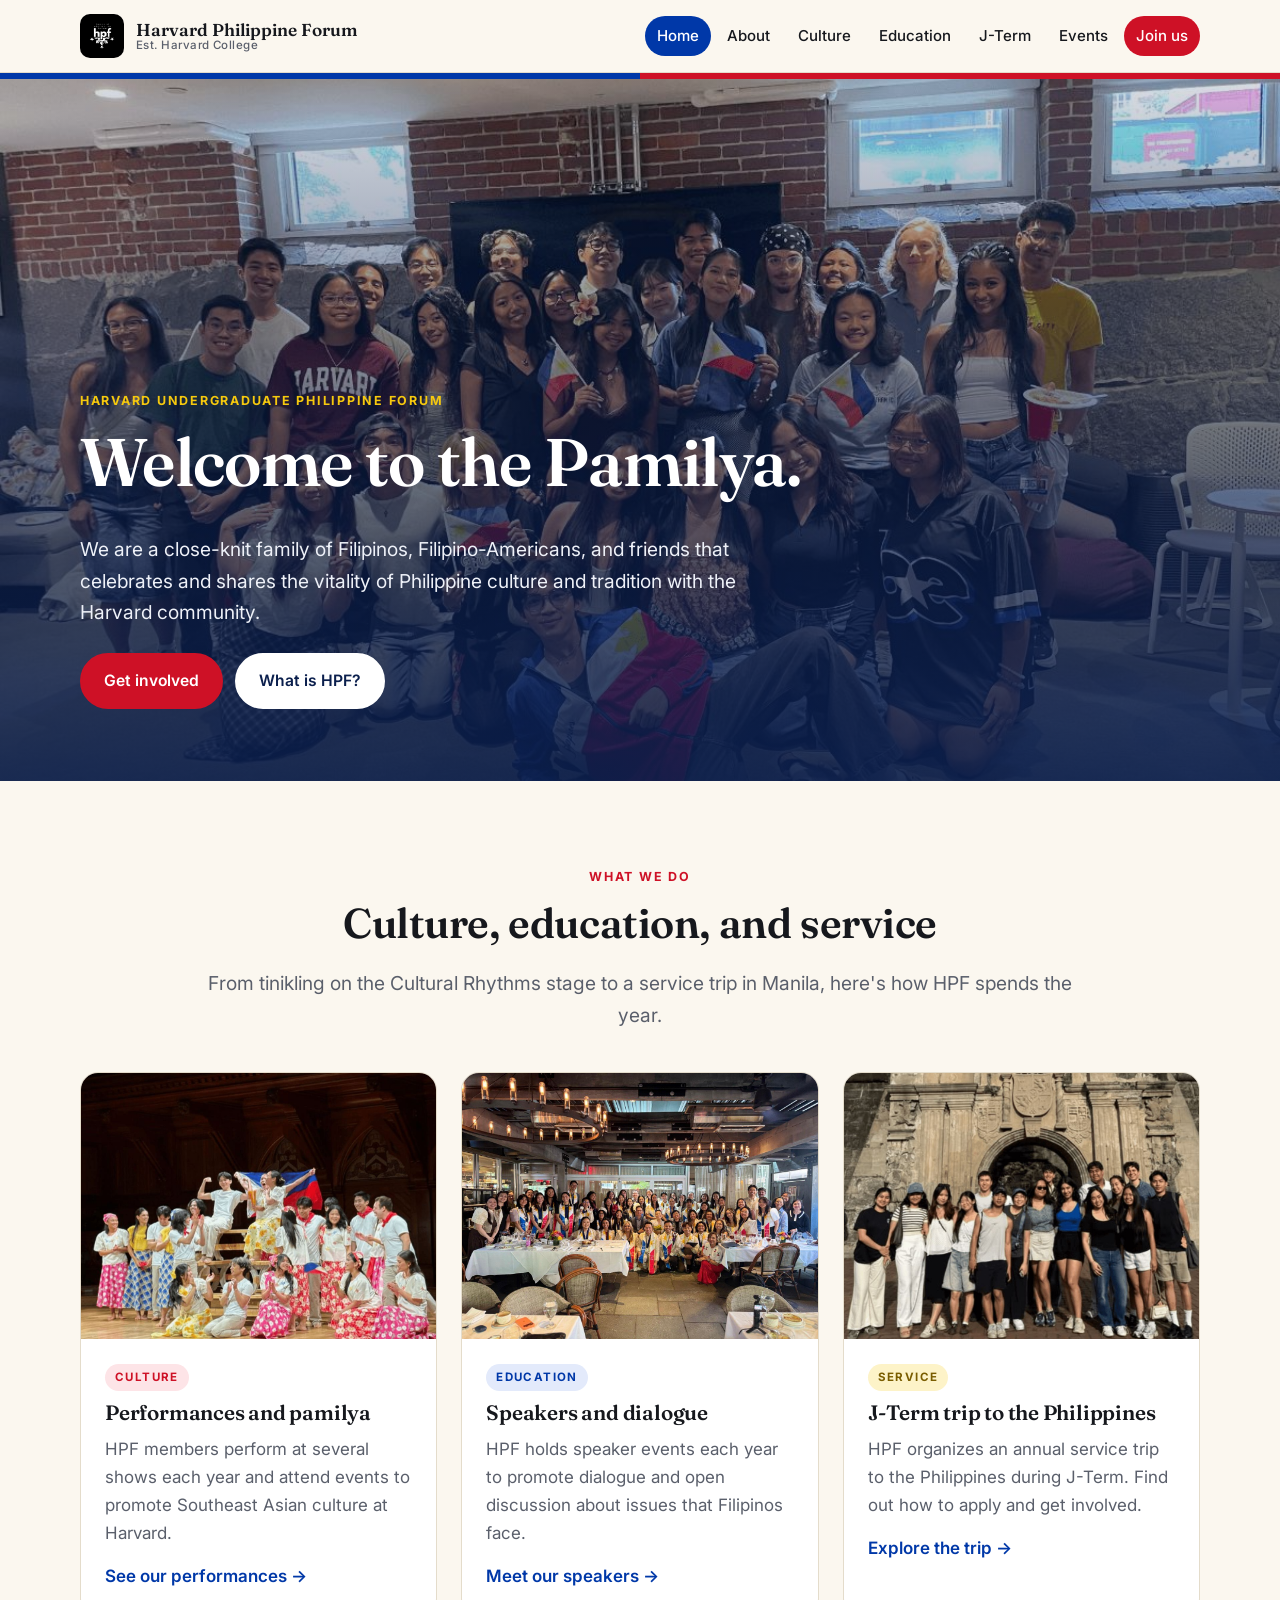
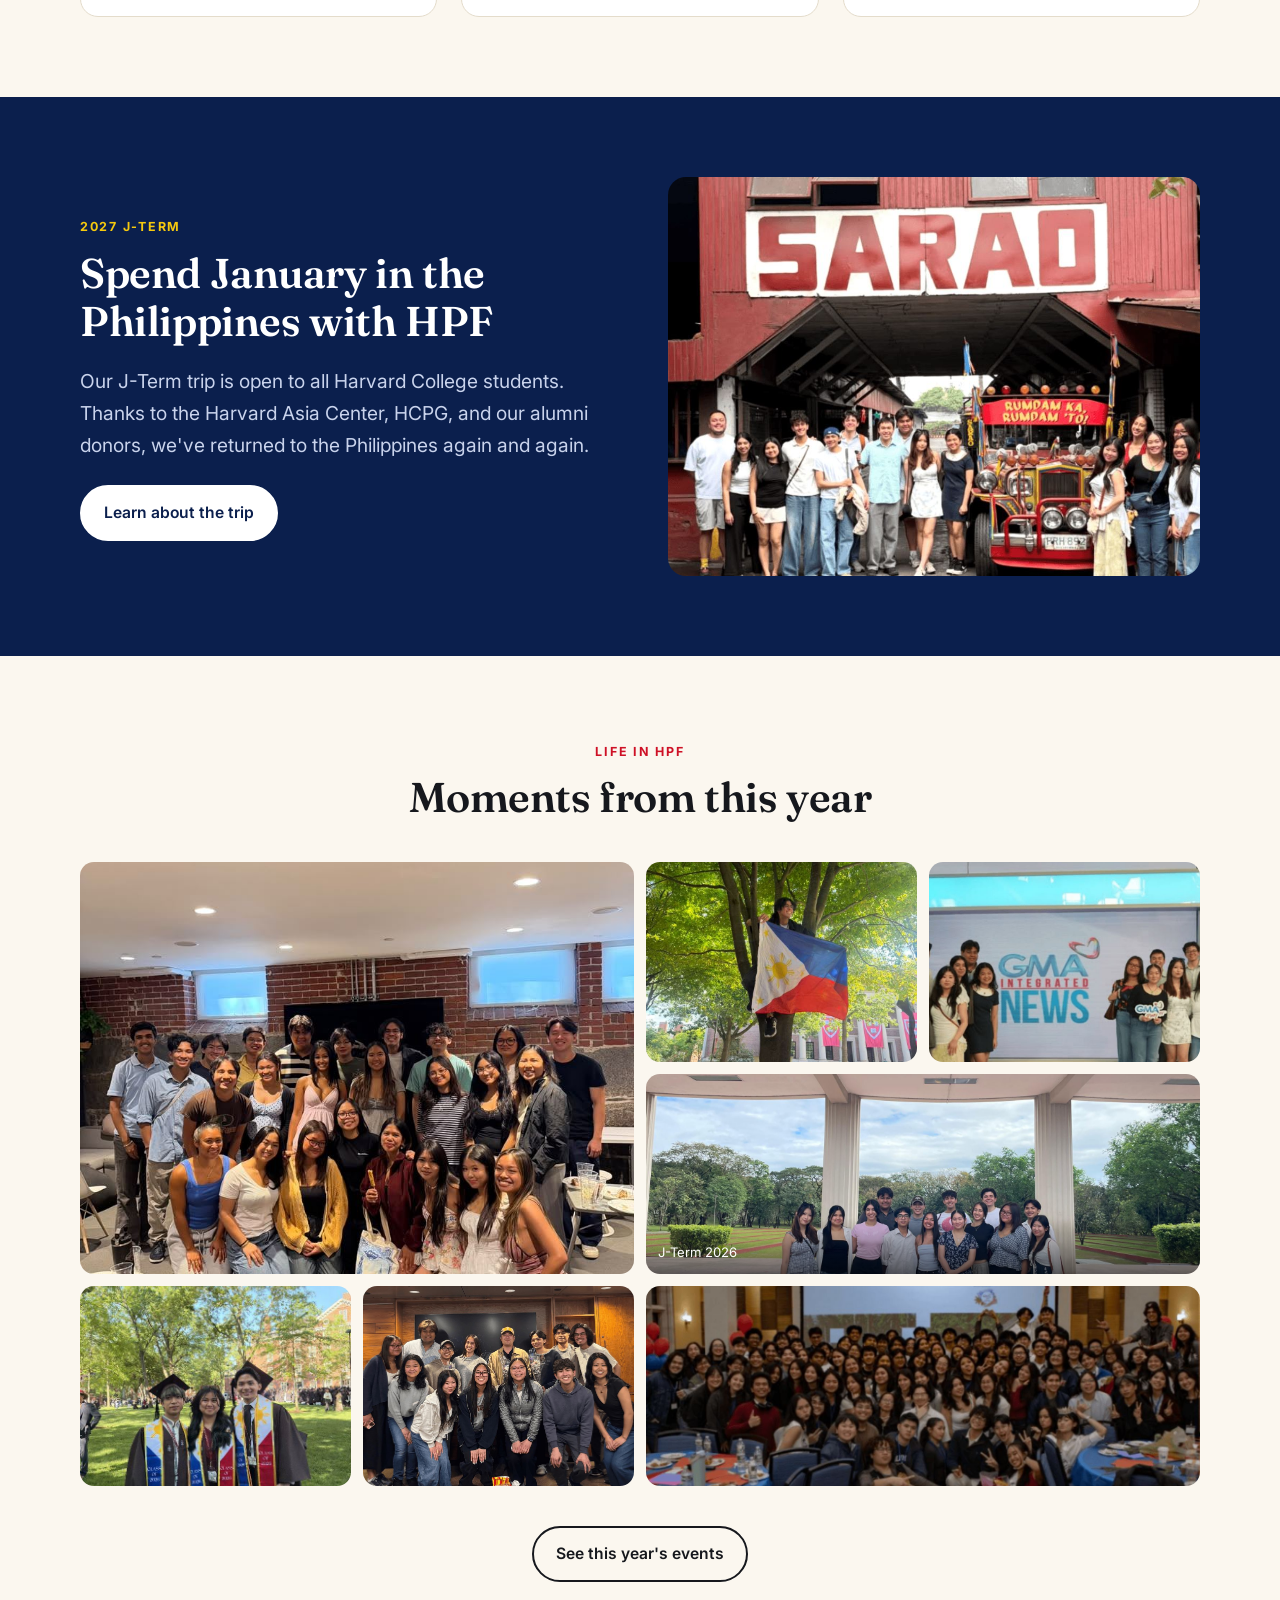
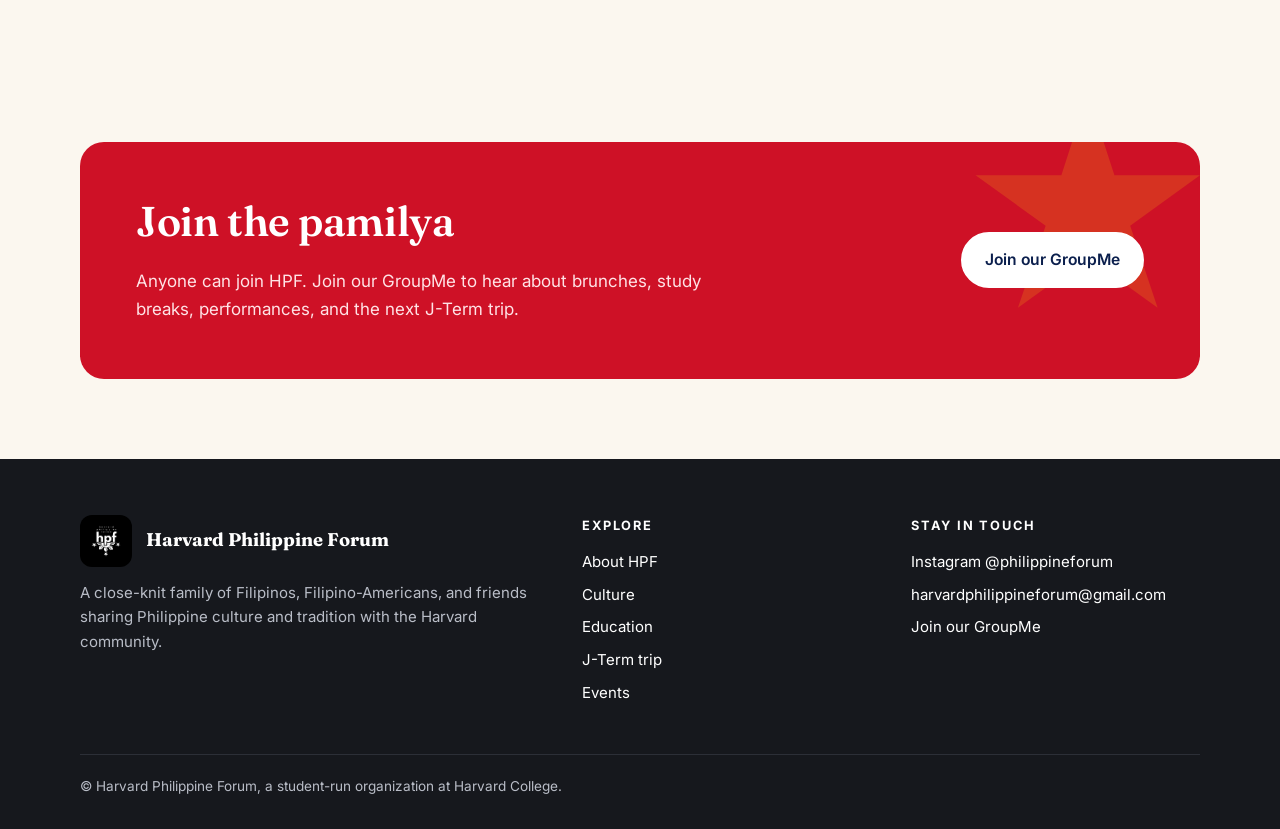
<file: index.html>
<!doctype html>
<html lang="en">
<head>
  <meta charset="utf-8">
  <meta name="viewport" content="width=device-width, initial-scale=1">
  <title>Harvard Philippine Forum</title>
  <meta name="description" content="The Harvard Undergraduate Philippine Forum (HPF) celebrates and shares Philippine culture and tradition with the Harvard community through culture, education, and service.">
  <meta property="og:title" content="Harvard Philippine Forum">
  <meta property="og:description" content="The Harvard Undergraduate Philippine Forum (HPF) celebrates and shares Philippine culture and tradition with the Harvard community through culture, education, and service.">
  <meta property="og:image" content="assets/img/community-flag-group.jpg">
  <link rel="icon" type="image/png" href="assets/img/logo.png">
  <link rel="preconnect" href="https://fonts.googleapis.com">
  <link rel="preconnect" href="https://fonts.gstatic.com" crossorigin>
  <link href="https://fonts.googleapis.com/css2?family=Fraunces:opsz,wght@9..144,500;9..144,600&family=Inter:wght@400;500;600;700&display=swap" rel="stylesheet">
  <link rel="stylesheet" href="assets/css/style.css">
</head>
<body>
  <header class="site-header">
    <div class="wrap nav">
      <a class="brand" href="index.html">
        <img src="assets/img/logo.png" alt="HPF logo">
        <span>Harvard Philippine Forum<small>Est. Harvard College</small></span>
      </a>
      <nav aria-label="Main">
        <button class="menu-btn" aria-expanded="false" aria-controls="nav-links">Menu</button>
        <ul class="nav-links" id="nav-links">
          <li><a href="index.html" aria-current="page">Home</a></li>
          <li><a href="about.html">About</a></li>
          <li><a href="culture.html">Culture</a></li>
          <li><a href="education.html">Education</a></li>
          <li><a href="j-term.html">J-Term</a></li>
          <li><a href="events.html">Events</a></li>
          <li class="cta"><a href="get-involved.html">Join us</a></li>
        </ul>
      </nav>
    </div>
  </header>
  <div class="stripe" aria-hidden="true"></div>
  <main>
    <section class="hero">
      <img src="assets/img/community-flag-group.jpg" alt="HPF members gathered together holding the Philippine flag" loading="eager" class="bg">
      <div class="wrap">
        <span class="eyebrow">Harvard Undergraduate Philippine Forum</span>
        <h1>Welcome to the Pamilya.</h1>
        <p>We are a close-knit family of Filipinos, Filipino-Americans, and friends that celebrates and shares the vitality of Philippine culture and tradition with the Harvard community.</p>
        <div class="btn-row">
          <a class="btn" href="get-involved.html">Get involved</a>
          <a class="btn light" href="about.html">What is HPF?</a>
        </div>
      </div>
    </section>

    <section class="section">
      <div class="wrap">
        <div class="center">
          <span class="eyebrow">What we do</span>
          <h2>Culture, education, and service</h2>
          <p class="lead">From tinikling on the Cultural Rhythms stage to a service trip in Manila, here's how HPF spends the year.</p>
        </div>
        <div class="grid three mt-40">
          <a class="card" href="culture.html">
            <div class="img"><img src="assets/img/culture-tinikling.jpg" alt="HPF dancers performing a traditional Filipino dance on stage" loading="lazy"></div>
            <div class="body">
              <span class="tag red">Culture</span>
              <h3>Performances and pamilya</h3>
              <p>HPF members perform at several shows each year and attend events to promote Southeast Asian culture at Harvard.</p>
              <span class="more">See our performances →</span>
            </div>
          </a>
          <a class="card" href="education.html">
            <div class="img"><img src="assets/img/culture-filc.jpg" alt="A large crowd of Filipino students at a conference banquet" loading="lazy"></div>
            <div class="body">
              <span class="tag blue">Education</span>
              <h3>Speakers and dialogue</h3>
              <p>HPF holds speaker events each year to promote dialogue and open discussion about issues that Filipinos face.</p>
              <span class="more">Meet our speakers →</span>
            </div>
          </a>
          <a class="card" href="j-term.html">
            <div class="img"><img src="assets/img/jterm-intramuros-gate.jpg" alt="J-Term trip participants in front of a historic stone gate in Manila" loading="lazy"></div>
            <div class="body">
              <span class="tag gold">Service</span>
              <h3>J-Term trip to the Philippines</h3>
              <p>HPF organizes an annual service trip to the Philippines during J-Term. Find out how to apply and get involved.</p>
              <span class="more">Explore the trip →</span>
            </div>
          </a>
        </div>
      </div>
    </section>

    <section class="section dark">
      <div class="wrap">
        <div class="split">
          <div>
            <span class="eyebrow">2027 J-Term</span>
            <h2>Spend January in the Philippines with HPF</h2>
            <p class="lead">Our J-Term trip is open to all Harvard College students. Thanks to the Harvard Asia Center, HCPG, and our alumni donors, we've returned to the Philippines again and again.</p>
            <div class="btn-row">
              <a class="btn light" href="j-term.html">Learn about the trip</a>
            </div>
          </div>
          <div class="photo"><img src="assets/img/jterm-sarao-jeepney.jpg" alt="HPF students posing with a colorful jeepney at the Sarao factory" loading="lazy"></div>
        </div>
      </div>
    </section>

    <section class="section">
      <div class="wrap">
        <div class="center">
          <span class="eyebrow">Life in HPF</span>
          <h2>Moments from this year</h2>
        </div>
        <div class="mosaic mt-40">
          <figure class="wide tall"><img src="assets/img/community-group-hall.jpg" alt="A big HPF group photo at a semester gathering" loading="lazy"></figure>
          <figure><img src="assets/img/community-flag-tree.jpg" alt="A member raising the Philippine flag in a tree in Harvard Yard" loading="lazy"></figure>
          <figure><img src="assets/img/jterm-gma-news.jpg" alt="J-Term participants visiting the GMA News studio" loading="lazy"></figure>
          <figure class="wide"><img src="assets/img/jterm-up-diliman.jpg" alt="J-Term group at a university campus in Manila" loading="lazy"><figcaption>J-Term 2026</figcaption></figure>
          <figure><img src="assets/img/grads-commencement.jpg" alt="Graduating HPF seniors in caps and gowns at commencement" loading="lazy"></figure>
          <figure><img src="assets/img/community-sibfam.jpg" alt="HPF members posing together at an evening event" loading="lazy"></figure>
          <figure class="wide"><img src="assets/img/culture-bayanihan.jpg" alt="A packed room of Filipino students at the FILC conference" loading="lazy"></figure>
        </div>
        <div class="center mt-40">
          <a class="btn secondary" href="events.html">See this year's events</a>
        </div>
      </div>
    </section>

    <section class="section">
      <div class="wrap">
        <div class="cta-band">
          <div>
            <h2>Join the pamilya</h2>
            <p>Anyone can join HPF. Join our GroupMe to hear about brunches, study breaks, performances, and the next J-Term trip.</p>
          </div>
          <div class="btn-row">
            <a class="btn light" href="https://web.groupme.com/join_group/110206394/4R74dTps">Join our GroupMe</a>
          </div>
        </div>
      </div>
    </section>
  </main>
  <footer class="site-footer">
    <div class="wrap">
      <div class="footer-grid">
        <div>
          <div class="footer-brand">
            <img src="assets/img/logo.png" alt="">
            <strong>Harvard Philippine Forum</strong>
          </div>
          <p>A close-knit family of Filipinos, Filipino-Americans, and friends sharing Philippine culture and tradition with the Harvard community.</p>
        </div>
        <div>
          <h4>Explore</h4>
          <ul>
            <li><a href="about.html">About HPF</a></li>
            <li><a href="culture.html">Culture</a></li>
            <li><a href="education.html">Education</a></li>
            <li><a href="j-term.html">J-Term trip</a></li>
            <li><a href="events.html">Events</a></li>
          </ul>
        </div>
        <div>
          <h4>Stay in touch</h4>
          <ul>
            <li><a href="https://www.instagram.com/philippineforum/">Instagram @philippineforum</a></li>
            <li><a href="mailto:harvardphilippineforum@gmail.com">harvardphilippineforum@gmail.com</a></li>
            <li><a href="https://web.groupme.com/join_group/110206394/4R74dTps">Join our GroupMe</a></li>
          </ul>
        </div>
      </div>
      <div class="footer-bottom">© Harvard Philippine Forum, a student-run organization at Harvard College.</div>
    </div>
  </footer>
  <script src="assets/js/main.js"></script>
</body>
</html>
</file>
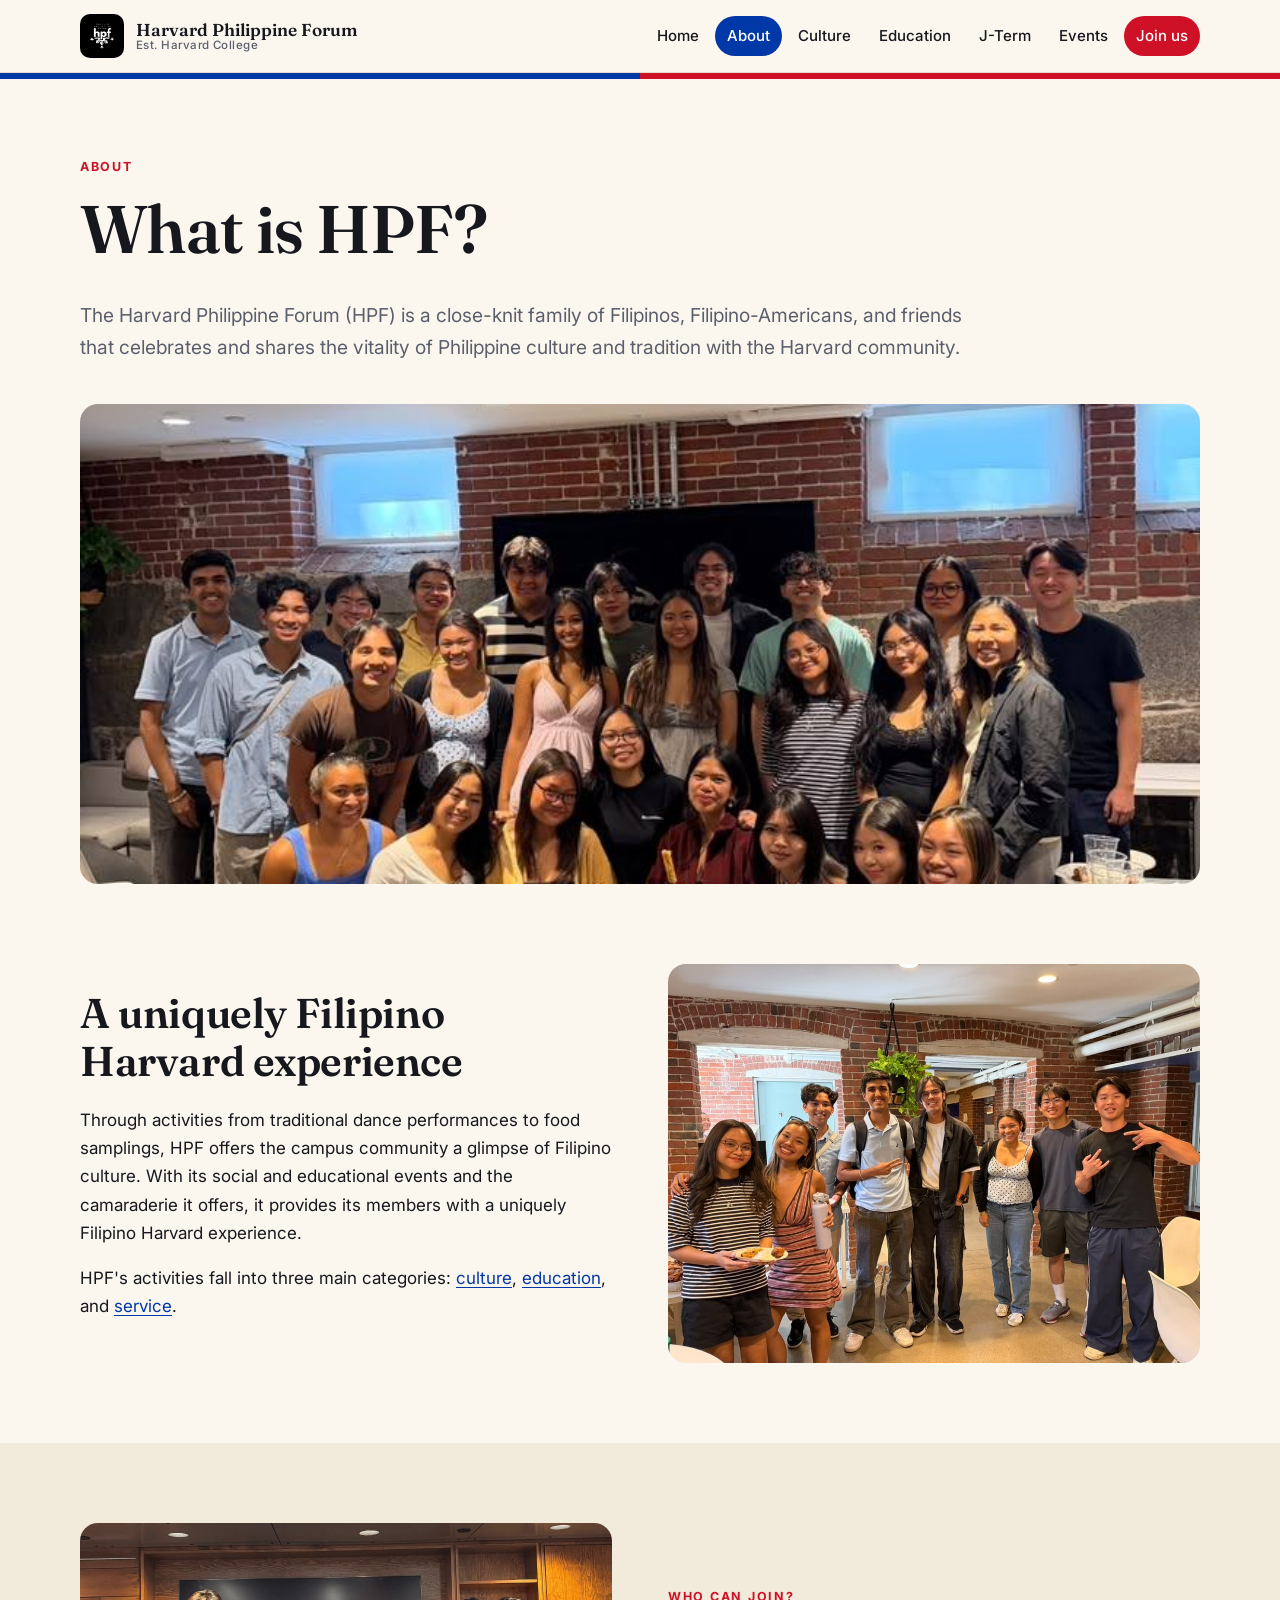
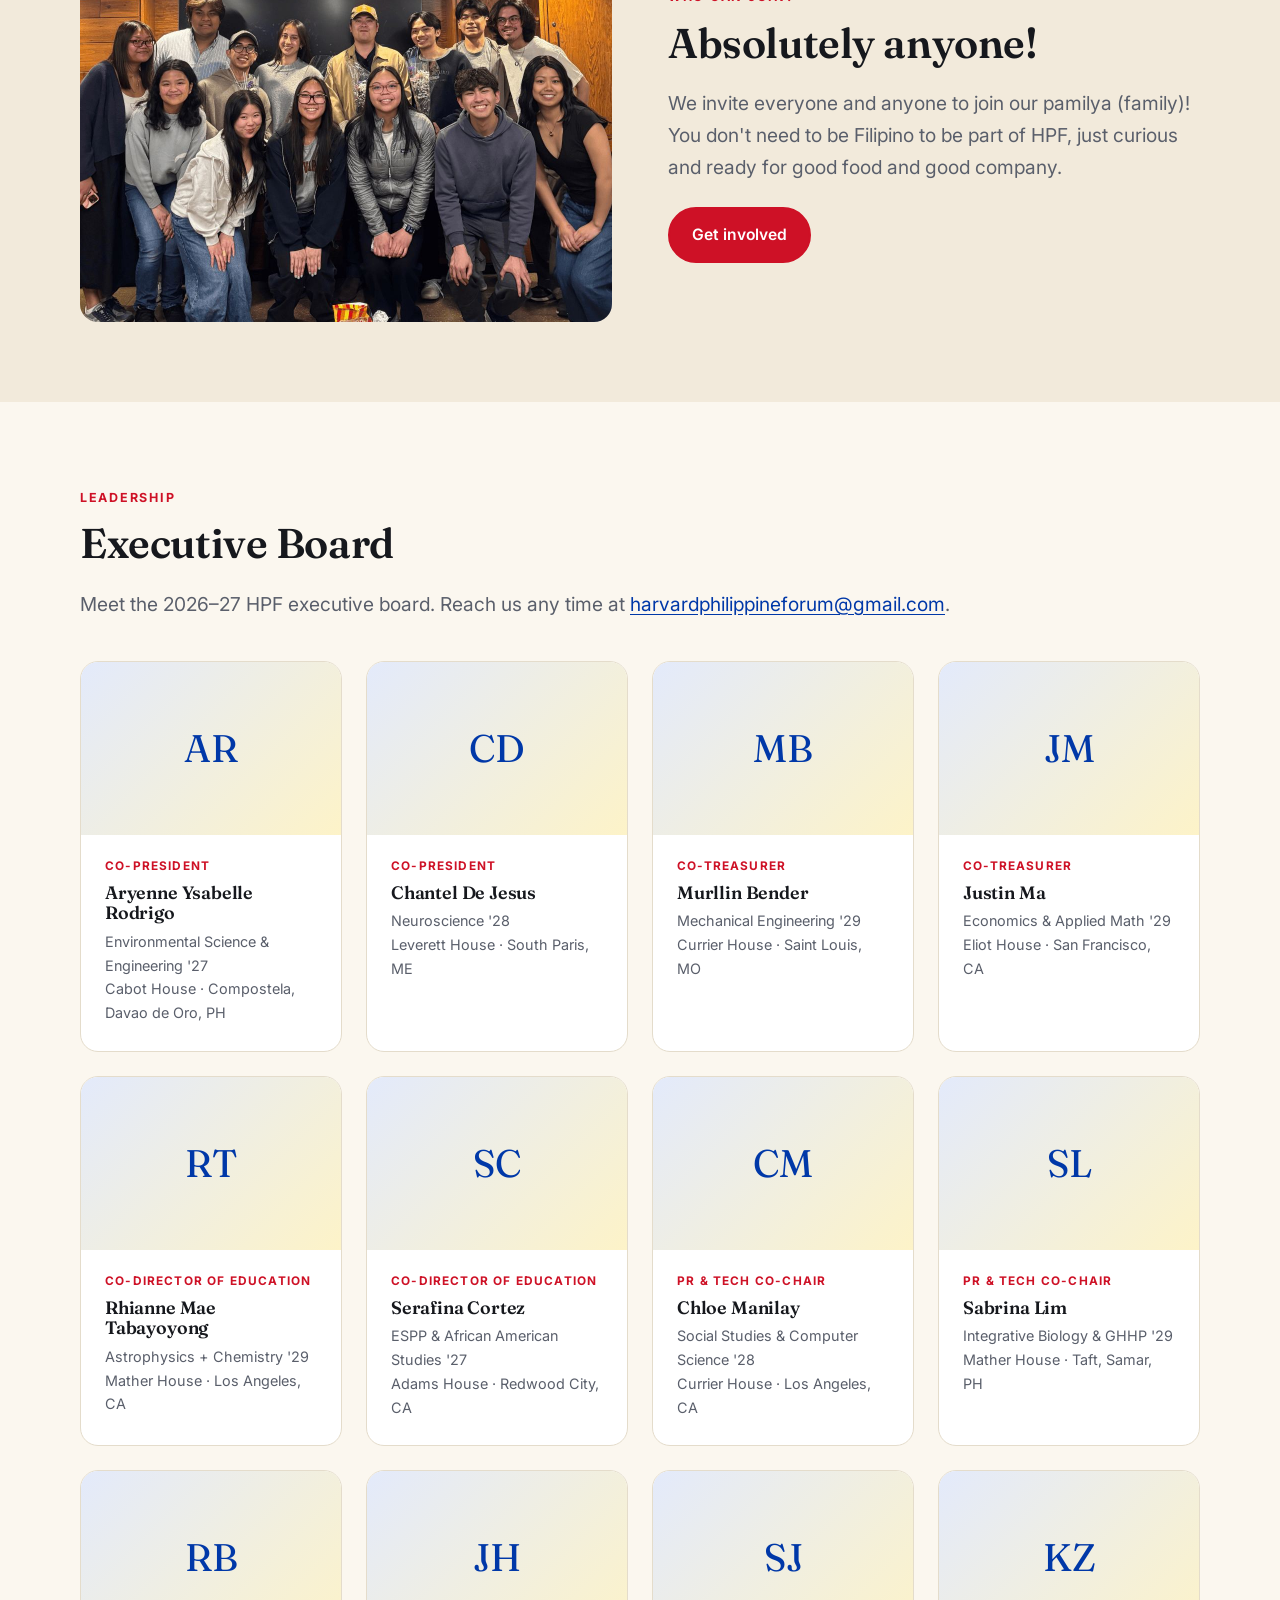
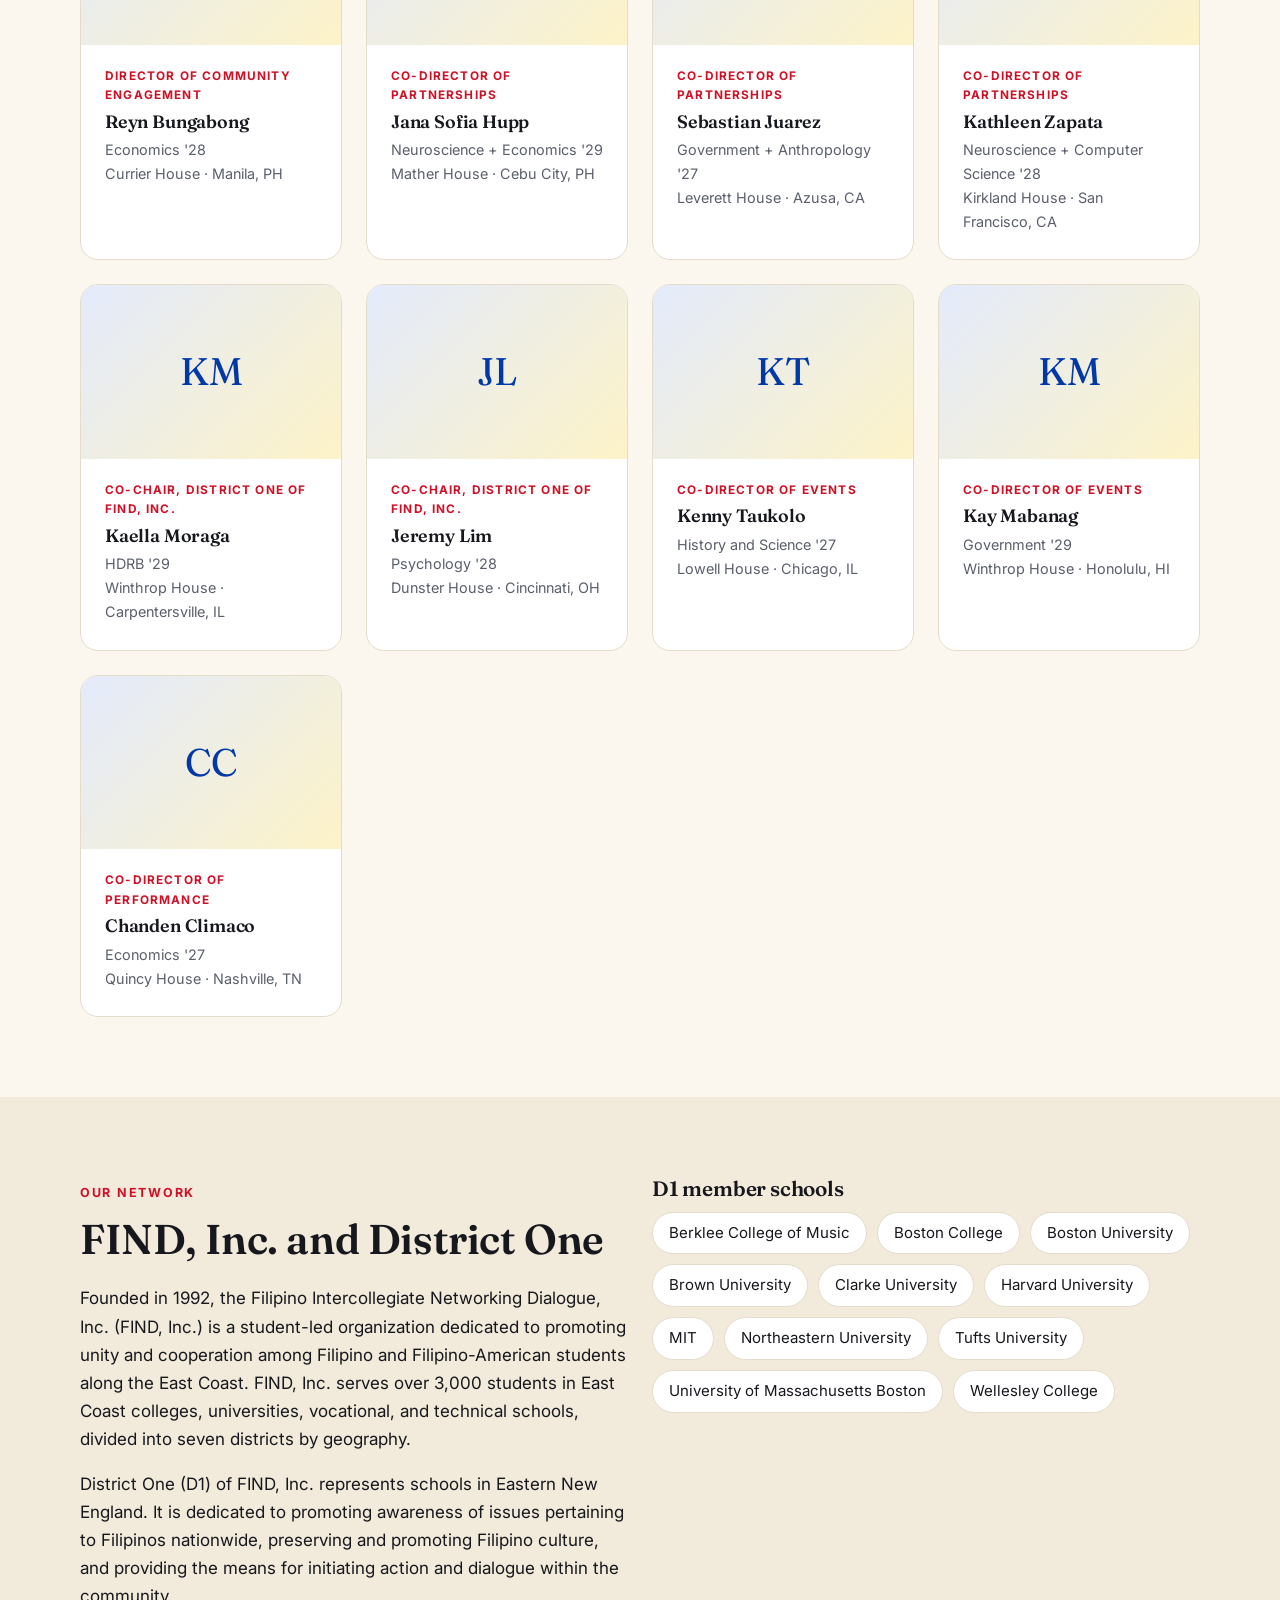
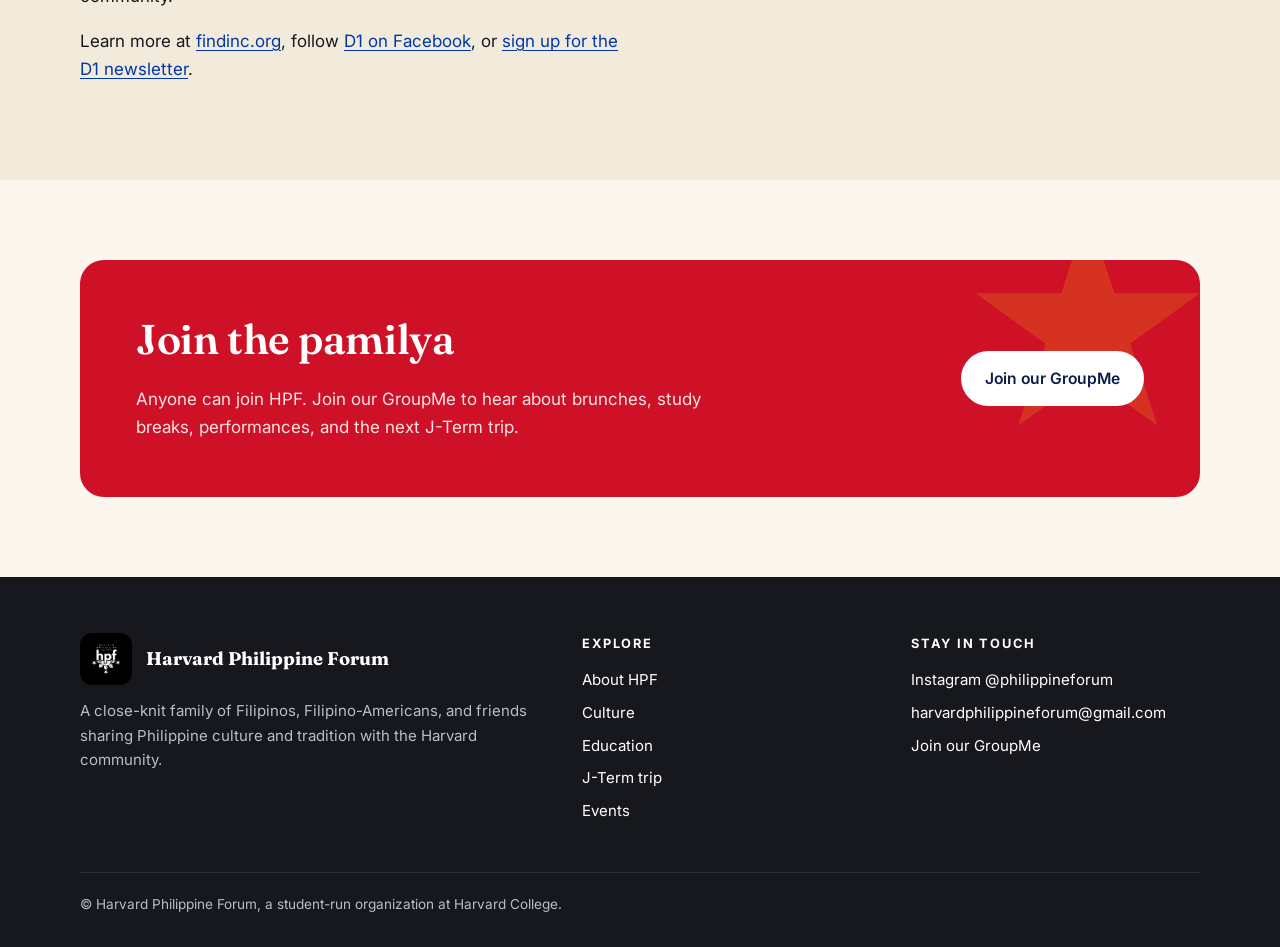
<file: about.html>
<!doctype html>
<html lang="en">
<head>
  <meta charset="utf-8">
  <meta name="viewport" content="width=device-width, initial-scale=1">
  <title>About · Harvard Philippine Forum</title>
  <meta name="description" content="What HPF is, who can join, our executive board, and our place in FIND, Inc. District One.">
  <meta property="og:title" content="About · Harvard Philippine Forum">
  <meta property="og:description" content="What HPF is, who can join, our executive board, and our place in FIND, Inc. District One.">
  <meta property="og:image" content="assets/img/community-flag-group.jpg">
  <link rel="icon" type="image/png" href="assets/img/logo.png">
  <link rel="preconnect" href="https://fonts.googleapis.com">
  <link rel="preconnect" href="https://fonts.gstatic.com" crossorigin>
  <link href="https://fonts.googleapis.com/css2?family=Fraunces:opsz,wght@9..144,500;9..144,600&family=Inter:wght@400;500;600;700&display=swap" rel="stylesheet">
  <link rel="stylesheet" href="assets/css/style.css">
</head>
<body>
  <header class="site-header">
    <div class="wrap nav">
      <a class="brand" href="index.html">
        <img src="assets/img/logo.png" alt="HPF logo">
        <span>Harvard Philippine Forum<small>Est. Harvard College</small></span>
      </a>
      <nav aria-label="Main">
        <button class="menu-btn" aria-expanded="false" aria-controls="nav-links">Menu</button>
        <ul class="nav-links" id="nav-links">
          <li><a href="index.html">Home</a></li>
          <li><a href="about.html" aria-current="page">About</a></li>
          <li><a href="culture.html">Culture</a></li>
          <li><a href="education.html">Education</a></li>
          <li><a href="j-term.html">J-Term</a></li>
          <li><a href="events.html">Events</a></li>
          <li class="cta"><a href="get-involved.html">Join us</a></li>
        </ul>
      </nav>
    </div>
  </header>
  <div class="stripe" aria-hidden="true"></div>
  <main>
    <section class="page-hero with-image">
      <div class="wrap">
        <span class="eyebrow">About</span>
        <h1>What is HPF?</h1>
        <p class="lead">The Harvard Philippine Forum (HPF) is a close-knit family of Filipinos, Filipino-Americans, and friends that celebrates and shares the vitality of Philippine culture and tradition with the Harvard community.</p>
        <div class="banner"><img src="assets/img/community-group-hall.jpg" alt="HPF members gathered for a group photo" loading="eager"></div>
      </div>
    </section>

    <section class="section">
      <div class="wrap">
        <div class="split">
          <div class="prose">
            <h2>A uniquely Filipino Harvard experience</h2>
            <p>Through activities from traditional dance performances to food samplings, HPF offers the campus community a glimpse of Filipino culture. With its social and educational events and the camaraderie it offers, it provides its members with a uniquely Filipino Harvard experience.</p>
            <p>HPF's activities fall into three main categories: <a href="culture.html">culture</a>, <a href="education.html">education</a>, and <a href="j-term.html">service</a>.</p>
          </div>
          <div class="photo"><img src="assets/img/community-friends.jpg" alt="HPF friends smiling together at a social event" loading="lazy"></div>
        </div>
      </div>
    </section>

    <section class="section alt">
      <div class="wrap">
        <div class="split reverse">
          <div class="prose">
            <span class="eyebrow">Who can join?</span>
            <h2>Absolutely anyone!</h2>
            <p class="lead">We invite everyone and anyone to join our pamilya (family)! You don't need to be Filipino to be part of HPF, just curious and ready for good food and good company.</p>
            <div class="btn-row"><a class="btn" href="get-involved.html">Get involved</a></div>
          </div>
          <div class="photo"><img src="assets/img/community-sibfam.jpg" alt="HPF members at a sibling family event" loading="lazy"></div>
        </div>
      </div>
    </section>

    <section class="section board" id="board">
      <div class="wrap">
        <span class="eyebrow">Leadership</span>
        <h2>Executive Board</h2>
        <p class="lead">Meet the 2026–27 HPF executive board. Reach us any time at <a href="mailto:harvardphilippineforum@gmail.com">harvardphilippineforum@gmail.com</a>.</p>
        <div class="grid four mt-40">
          <div class="card"><div class="img"><span class="initials">AR</span></div><div class="body"><span class="role">Co-President</span><h3>Aryenne Ysabelle Rodrigo</h3><p>Environmental Science &amp; Engineering '27<br>Cabot House · Compostela, Davao de Oro, PH</p></div></div>
          <div class="card"><div class="img"><span class="initials">CD</span></div><div class="body"><span class="role">Co-President</span><h3>Chantel De Jesus</h3><p>Neuroscience '28<br>Leverett House · South Paris, ME</p></div></div>
          <div class="card"><div class="img"><span class="initials">MB</span></div><div class="body"><span class="role">Co-Treasurer</span><h3>Murllin Bender</h3><p>Mechanical Engineering '29<br>Currier House · Saint Louis, MO</p></div></div>
          <div class="card"><div class="img"><span class="initials">JM</span></div><div class="body"><span class="role">Co-Treasurer</span><h3>Justin Ma</h3><p>Economics &amp; Applied Math '29<br>Eliot House · San Francisco, CA</p></div></div>
          <div class="card"><div class="img"><span class="initials">RT</span></div><div class="body"><span class="role">Co-Director of Education</span><h3>Rhianne Mae Tabayoyong</h3><p>Astrophysics + Chemistry '29<br>Mather House · Los Angeles, CA</p></div></div>
          <div class="card"><div class="img"><span class="initials">SC</span></div><div class="body"><span class="role">Co-Director of Education</span><h3>Serafina Cortez</h3><p>ESPP &amp; African American Studies '27<br>Adams House · Redwood City, CA</p></div></div>
          <div class="card"><div class="img"><span class="initials">CM</span></div><div class="body"><span class="role">PR &amp; Tech Co-Chair</span><h3>Chloe Manilay</h3><p>Social Studies &amp; Computer Science '28<br>Currier House · Los Angeles, CA</p></div></div>
          <div class="card"><div class="img"><span class="initials">SL</span></div><div class="body"><span class="role">PR &amp; Tech Co-Chair</span><h3>Sabrina Lim</h3><p>Integrative Biology &amp; GHHP '29<br>Mather House · Taft, Samar, PH</p></div></div>
          <div class="card"><div class="img"><span class="initials">RB</span></div><div class="body"><span class="role">Director of Community Engagement</span><h3>Reyn Bungabong</h3><p>Economics '28<br>Currier House · Manila, PH</p></div></div>
          <div class="card"><div class="img"><span class="initials">JH</span></div><div class="body"><span class="role">Co-Director of Partnerships</span><h3>Jana Sofia Hupp</h3><p>Neuroscience + Economics '29<br>Mather House · Cebu City, PH</p></div></div>
          <div class="card"><div class="img"><span class="initials">SJ</span></div><div class="body"><span class="role">Co-Director of Partnerships</span><h3>Sebastian Juarez</h3><p>Government + Anthropology '27<br>Leverett House · Azusa, CA</p></div></div>
          <div class="card"><div class="img"><span class="initials">KZ</span></div><div class="body"><span class="role">Co-Director of Partnerships</span><h3>Kathleen Zapata</h3><p>Neuroscience + Computer Science '28<br>Kirkland House · San Francisco, CA</p></div></div>
          <div class="card"><div class="img"><span class="initials">KM</span></div><div class="body"><span class="role">Co-Chair, District One of FIND, Inc.</span><h3>Kaella Moraga</h3><p>HDRB '29<br>Winthrop House · Carpentersville, IL</p></div></div>
          <div class="card"><div class="img"><span class="initials">JL</span></div><div class="body"><span class="role">Co-Chair, District One of FIND, Inc.</span><h3>Jeremy Lim</h3><p>Psychology '28<br>Dunster House · Cincinnati, OH</p></div></div>
          <div class="card"><div class="img"><span class="initials">KT</span></div><div class="body"><span class="role">Co-Director of Events</span><h3>Kenny Taukolo</h3><p>History and Science '27<br>Lowell House · Chicago, IL</p></div></div>
          <div class="card"><div class="img"><span class="initials">KM</span></div><div class="body"><span class="role">Co-Director of Events</span><h3>Kay Mabanag</h3><p>Government '29<br>Winthrop House · Honolulu, HI</p></div></div>
          <div class="card"><div class="img"><span class="initials">CC</span></div><div class="body"><span class="role">Co-Director of Performance</span><h3>Chanden Climaco</h3><p>Economics '27<br>Quincy House · Nashville, TN</p></div></div>
        </div>
      </div>
    </section>

    <section class="section alt" id="find">
      <div class="wrap">
        <div class="grid two">
          <div class="prose">
            <span class="eyebrow">Our network</span>
            <h2>FIND, Inc. and District One</h2>
            <p>Founded in 1992, the Filipino Intercollegiate Networking Dialogue, Inc. (FIND, Inc.) is a student-led organization dedicated to promoting unity and cooperation among Filipino and Filipino-American students along the East Coast. FIND, Inc. serves over 3,000 students in East Coast colleges, universities, vocational, and technical schools, divided into seven districts by geography.</p>
            <p>District One (D1) of FIND, Inc. represents schools in Eastern New England. It is dedicated to promoting awareness of issues pertaining to Filipinos nationwide, preserving and promoting Filipino culture, and providing the means for initiating action and dialogue within the community.</p>
            <p>Learn more at <a href="http://findinc.org/">findinc.org</a>, follow <a href="http://bit.ly/D1FIND">D1 on Facebook</a>, or <a href="http://bit.ly/D1News">sign up for the D1 newsletter</a>.</p>
          </div>
          <div>
            <h3>D1 member schools</h3>
            <ul class="pill-list">
              <li>Berklee College of Music</li><li>Boston College</li><li>Boston University</li><li>Brown University</li><li>Clarke University</li><li>Harvard University</li><li>MIT</li><li>Northeastern University</li><li>Tufts University</li><li>University of Massachusetts Boston</li><li>Wellesley College</li>
            </ul>
          </div>
        </div>
      </div>
    </section>

    <section class="section">
      <div class="wrap">
        <div class="cta-band">
          <div>
            <h2>Join the pamilya</h2>
            <p>Anyone can join HPF. Join our GroupMe to hear about brunches, study breaks, performances, and the next J-Term trip.</p>
          </div>
          <div class="btn-row">
            <a class="btn light" href="https://web.groupme.com/join_group/110206394/4R74dTps">Join our GroupMe</a>
          </div>
        </div>
      </div>
    </section>
  </main>
  <footer class="site-footer">
    <div class="wrap">
      <div class="footer-grid">
        <div>
          <div class="footer-brand">
            <img src="assets/img/logo.png" alt="">
            <strong>Harvard Philippine Forum</strong>
          </div>
          <p>A close-knit family of Filipinos, Filipino-Americans, and friends sharing Philippine culture and tradition with the Harvard community.</p>
        </div>
        <div>
          <h4>Explore</h4>
          <ul>
            <li><a href="about.html">About HPF</a></li>
            <li><a href="culture.html">Culture</a></li>
            <li><a href="education.html">Education</a></li>
            <li><a href="j-term.html">J-Term trip</a></li>
            <li><a href="events.html">Events</a></li>
          </ul>
        </div>
        <div>
          <h4>Stay in touch</h4>
          <ul>
            <li><a href="https://www.instagram.com/philippineforum/">Instagram @philippineforum</a></li>
            <li><a href="mailto:harvardphilippineforum@gmail.com">harvardphilippineforum@gmail.com</a></li>
            <li><a href="https://web.groupme.com/join_group/110206394/4R74dTps">Join our GroupMe</a></li>
          </ul>
        </div>
      </div>
      <div class="footer-bottom">© Harvard Philippine Forum, a student-run organization at Harvard College.</div>
    </div>
  </footer>
  <script src="assets/js/main.js"></script>
</body>
</html>
</file>
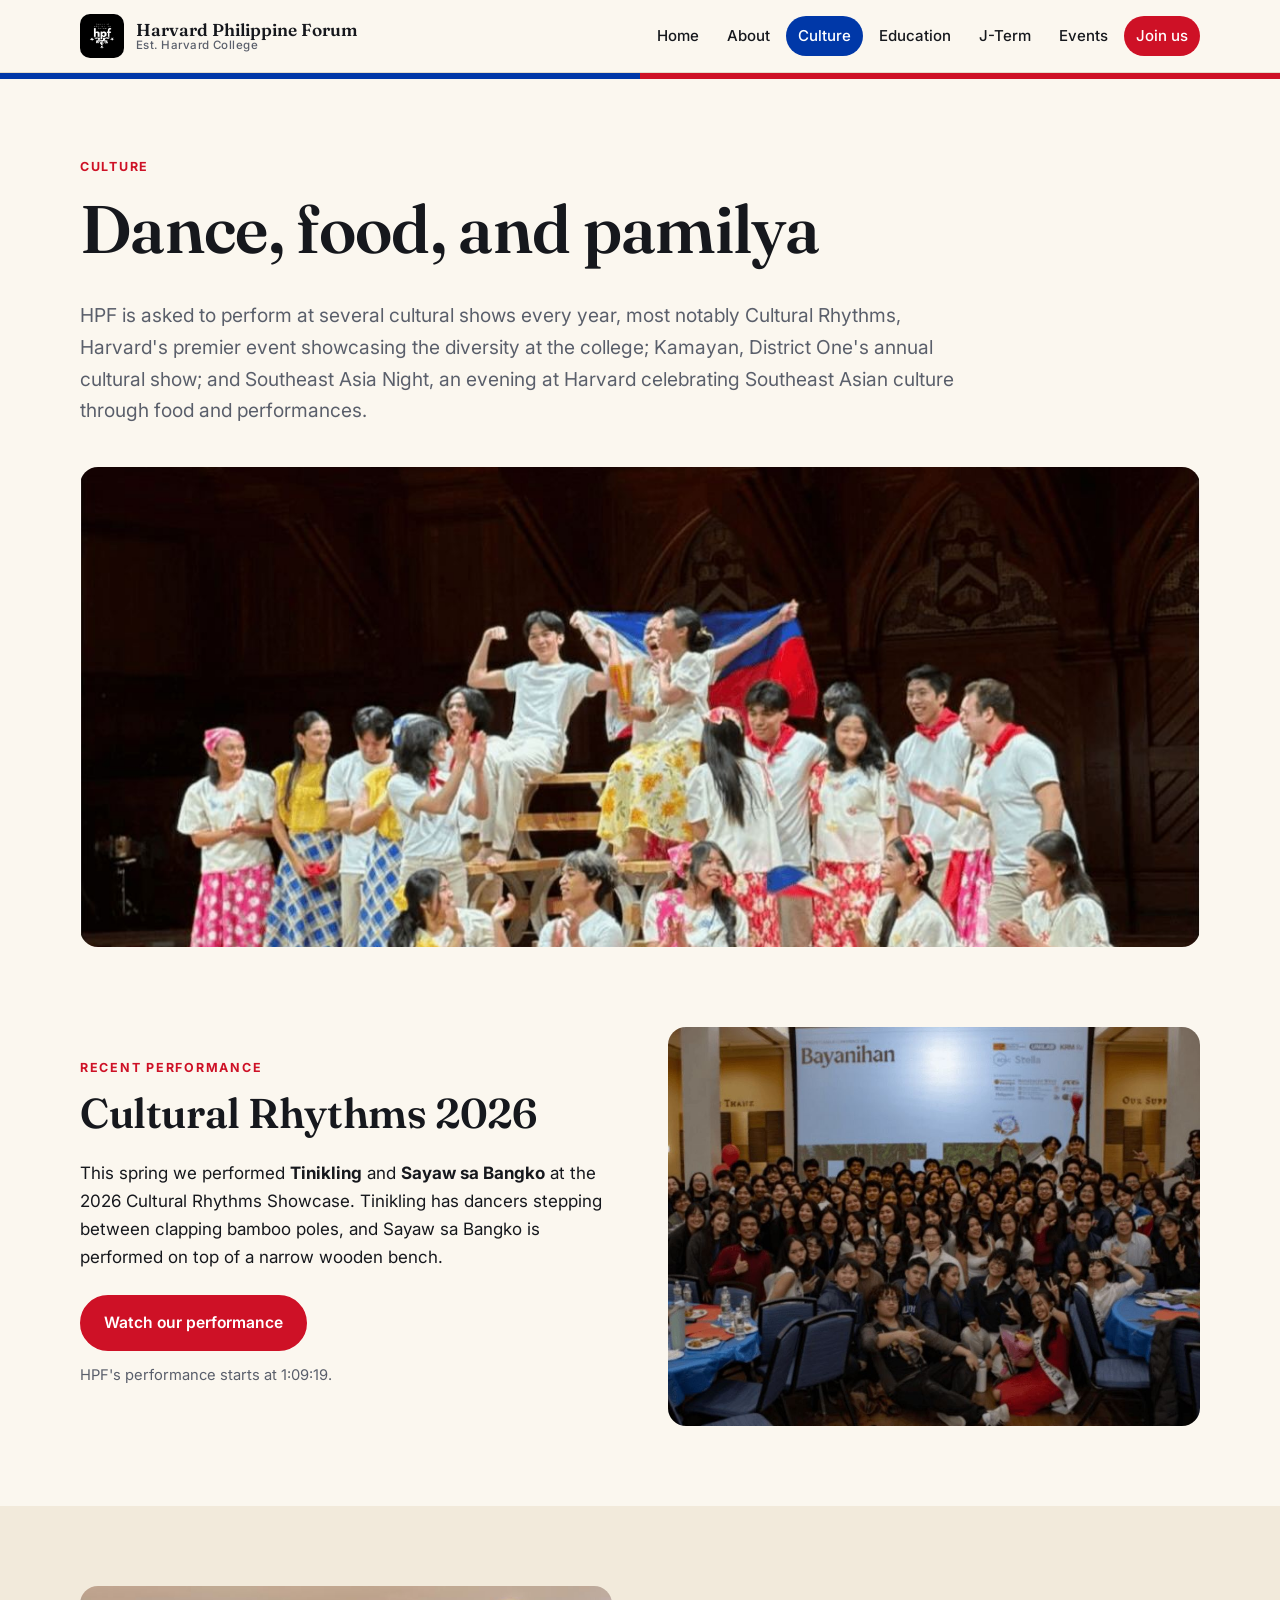
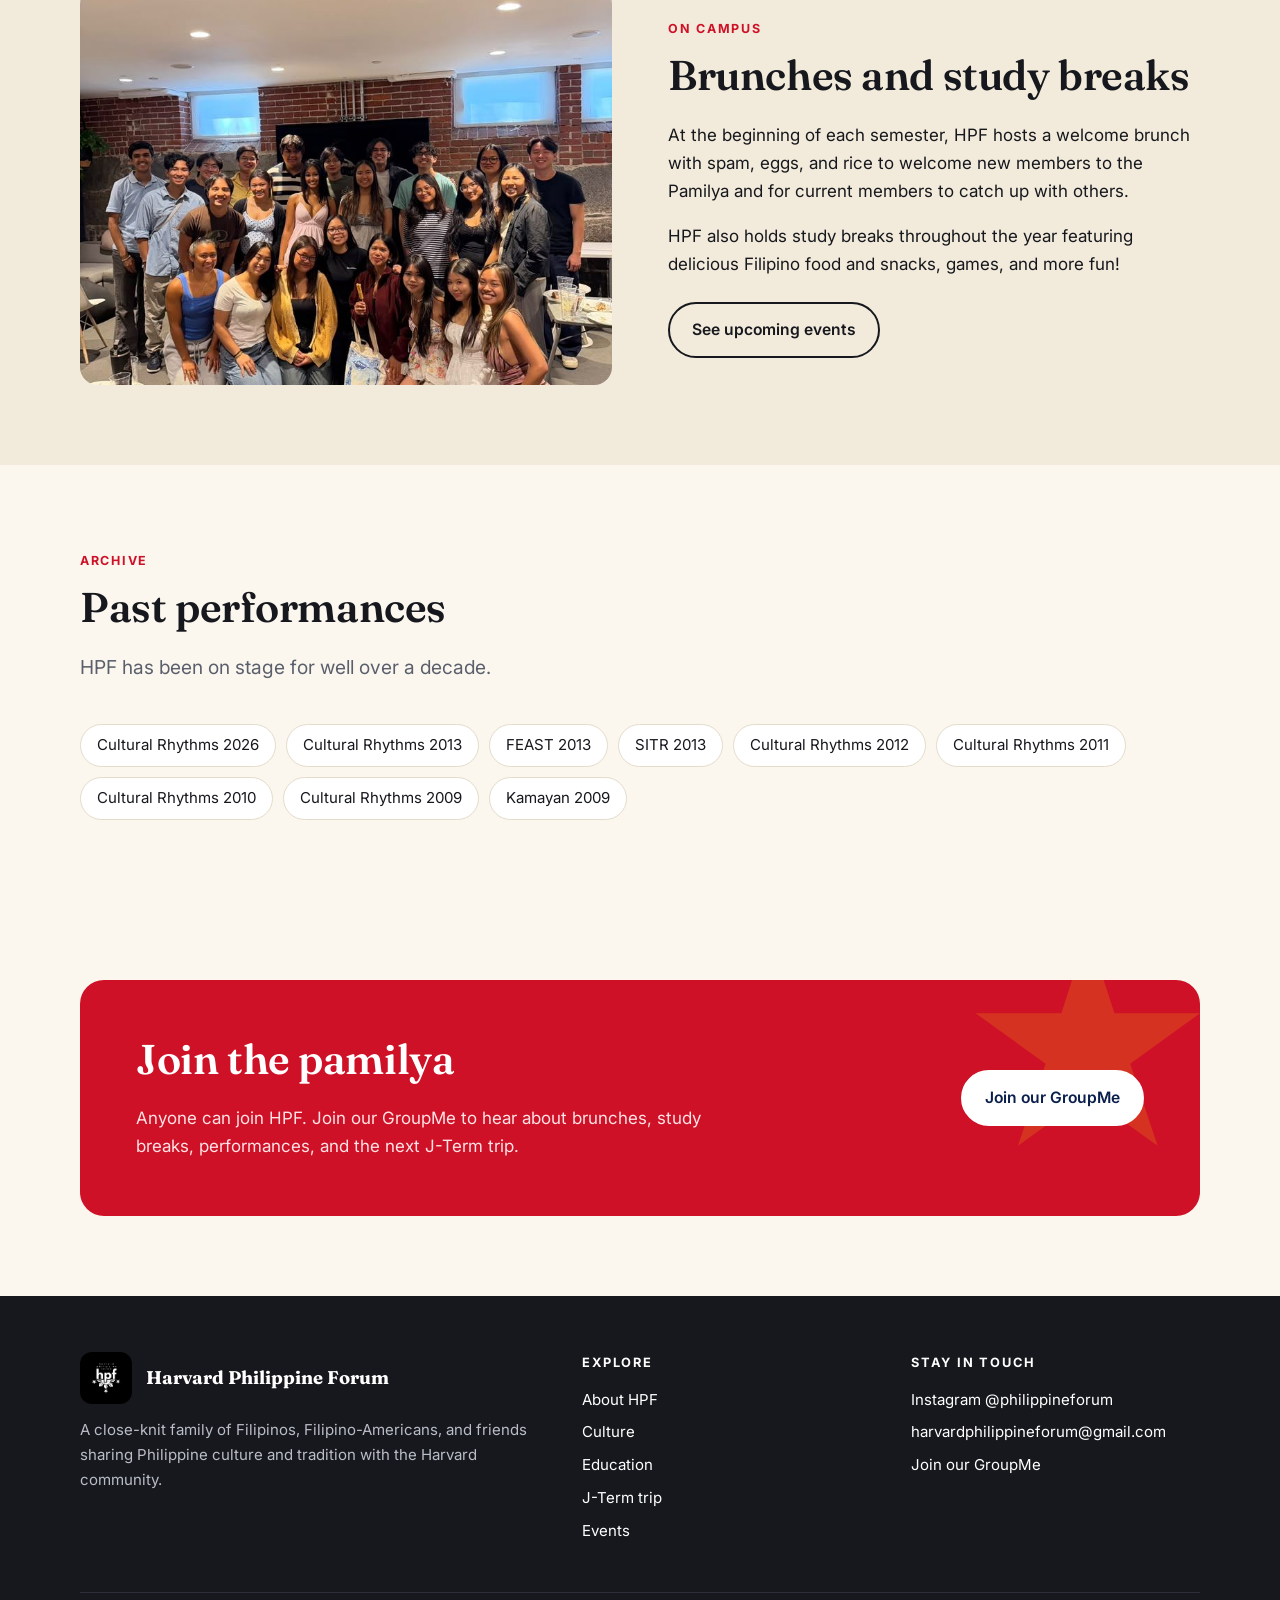
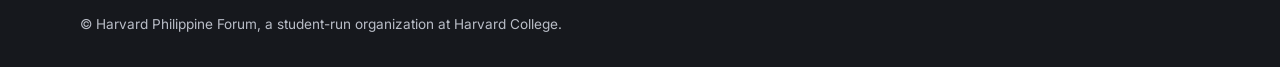
<file: culture.html>
<!doctype html>
<html lang="en">
<head>
  <meta charset="utf-8">
  <meta name="viewport" content="width=device-width, initial-scale=1">
  <title>Culture · Harvard Philippine Forum</title>
  <meta name="description" content="HPF performs tinikling and other traditional Filipino dances at Cultural Rhythms, Kamayan, and Southeast Asia Night, and hosts brunches and study breaks.">
  <meta property="og:title" content="Culture · Harvard Philippine Forum">
  <meta property="og:description" content="HPF performs tinikling and other traditional Filipino dances at Cultural Rhythms, Kamayan, and Southeast Asia Night, and hosts brunches and study breaks.">
  <meta property="og:image" content="assets/img/community-flag-group.jpg">
  <link rel="icon" type="image/png" href="assets/img/logo.png">
  <link rel="preconnect" href="https://fonts.googleapis.com">
  <link rel="preconnect" href="https://fonts.gstatic.com" crossorigin>
  <link href="https://fonts.googleapis.com/css2?family=Fraunces:opsz,wght@9..144,500;9..144,600&family=Inter:wght@400;500;600;700&display=swap" rel="stylesheet">
  <link rel="stylesheet" href="assets/css/style.css">
</head>
<body>
  <header class="site-header">
    <div class="wrap nav">
      <a class="brand" href="index.html">
        <img src="assets/img/logo.png" alt="HPF logo">
        <span>Harvard Philippine Forum<small>Est. Harvard College</small></span>
      </a>
      <nav aria-label="Main">
        <button class="menu-btn" aria-expanded="false" aria-controls="nav-links">Menu</button>
        <ul class="nav-links" id="nav-links">
          <li><a href="index.html">Home</a></li>
          <li><a href="about.html">About</a></li>
          <li><a href="culture.html" aria-current="page">Culture</a></li>
          <li><a href="education.html">Education</a></li>
          <li><a href="j-term.html">J-Term</a></li>
          <li><a href="events.html">Events</a></li>
          <li class="cta"><a href="get-involved.html">Join us</a></li>
        </ul>
      </nav>
    </div>
  </header>
  <div class="stripe" aria-hidden="true"></div>
  <main>
    <section class="page-hero with-image">
      <div class="wrap">
        <span class="eyebrow">Culture</span>
        <h1>Dance, food, and pamilya</h1>
        <p class="lead">HPF is asked to perform at several cultural shows every year, most notably Cultural Rhythms, Harvard's premier event showcasing the diversity at the college; Kamayan, District One's annual cultural show; and Southeast Asia Night, an evening at Harvard celebrating Southeast Asian culture through food and performances.</p>
        <div class="banner"><img src="assets/img/culture-tinikling.jpg" alt="HPF dancers in traditional dress performing on stage" loading="eager"></div>
      </div>
    </section>

    <section class="section">
      <div class="wrap">
        <div class="split">
          <div class="prose">
            <span class="eyebrow">Recent performance</span>
            <h2>Cultural Rhythms 2026</h2>
            <p>This spring we performed <strong>Tinikling</strong> and <strong>Sayaw sa Bangko</strong> at the 2026 Cultural Rhythms Showcase. Tinikling has dancers stepping between clapping bamboo poles, and Sayaw sa Bangko is performed on top of a narrow wooden bench.</p>
            <div class="btn-row"><a class="btn" href="https://www.youtube.com/watch?v=JBcFacUFR2c&amp;t=4159s">Watch our performance</a></div>
            <p style="margin-top:12px;color:var(--muted);font-size:.92rem">HPF's performance starts at 1:09:19.</p>
          </div>
          <div class="photo"><img src="assets/img/culture-bayanihan.jpg" alt="A crowded room of Filipino students at a cultural event" loading="lazy"></div>
        </div>
      </div>
    </section>

    <section class="section alt">
      <div class="wrap">
        <div class="split reverse">
          <div class="prose">
            <span class="eyebrow">On campus</span>
            <h2>Brunches and study breaks</h2>
            <p>At the beginning of each semester, HPF hosts a welcome brunch with spam, eggs, and rice to welcome new members to the Pamilya and for current members to catch up with others.</p>
            <p>HPF also holds study breaks throughout the year featuring delicious Filipino food and snacks, games, and more fun!</p>
            <div class="btn-row"><a class="btn secondary" href="events.html">See upcoming events</a></div>
          </div>
          <div class="photo"><img src="assets/img/community-group-hall.jpg" alt="HPF members at a semester welcome brunch" loading="lazy"></div>
        </div>
      </div>
    </section>

    <section class="section">
      <div class="wrap">
        <span class="eyebrow">Archive</span>
        <h2>Past performances</h2>
        <p class="lead">HPF has been on stage for well over a decade.</p>
        <ul class="pill-list mt-40">
          <li>Cultural Rhythms 2026</li>
          <li>Cultural Rhythms 2013</li><li>FEAST 2013</li><li>SITR 2013</li><li>Cultural Rhythms 2012</li><li>Cultural Rhythms 2011</li><li>Cultural Rhythms 2010</li><li>Cultural Rhythms 2009</li><li>Kamayan 2009</li>
        </ul>
      </div>
    </section>

    <section class="section">
      <div class="wrap">
        <div class="cta-band">
          <div>
            <h2>Join the pamilya</h2>
            <p>Anyone can join HPF. Join our GroupMe to hear about brunches, study breaks, performances, and the next J-Term trip.</p>
          </div>
          <div class="btn-row">
            <a class="btn light" href="https://web.groupme.com/join_group/110206394/4R74dTps">Join our GroupMe</a>
          </div>
        </div>
      </div>
    </section>
  </main>
  <footer class="site-footer">
    <div class="wrap">
      <div class="footer-grid">
        <div>
          <div class="footer-brand">
            <img src="assets/img/logo.png" alt="">
            <strong>Harvard Philippine Forum</strong>
          </div>
          <p>A close-knit family of Filipinos, Filipino-Americans, and friends sharing Philippine culture and tradition with the Harvard community.</p>
        </div>
        <div>
          <h4>Explore</h4>
          <ul>
            <li><a href="about.html">About HPF</a></li>
            <li><a href="culture.html">Culture</a></li>
            <li><a href="education.html">Education</a></li>
            <li><a href="j-term.html">J-Term trip</a></li>
            <li><a href="events.html">Events</a></li>
          </ul>
        </div>
        <div>
          <h4>Stay in touch</h4>
          <ul>
            <li><a href="https://www.instagram.com/philippineforum/">Instagram @philippineforum</a></li>
            <li><a href="mailto:harvardphilippineforum@gmail.com">harvardphilippineforum@gmail.com</a></li>
            <li><a href="https://web.groupme.com/join_group/110206394/4R74dTps">Join our GroupMe</a></li>
          </ul>
        </div>
      </div>
      <div class="footer-bottom">© Harvard Philippine Forum, a student-run organization at Harvard College.</div>
    </div>
  </footer>
  <script src="assets/js/main.js"></script>
</body>
</html>
</file>
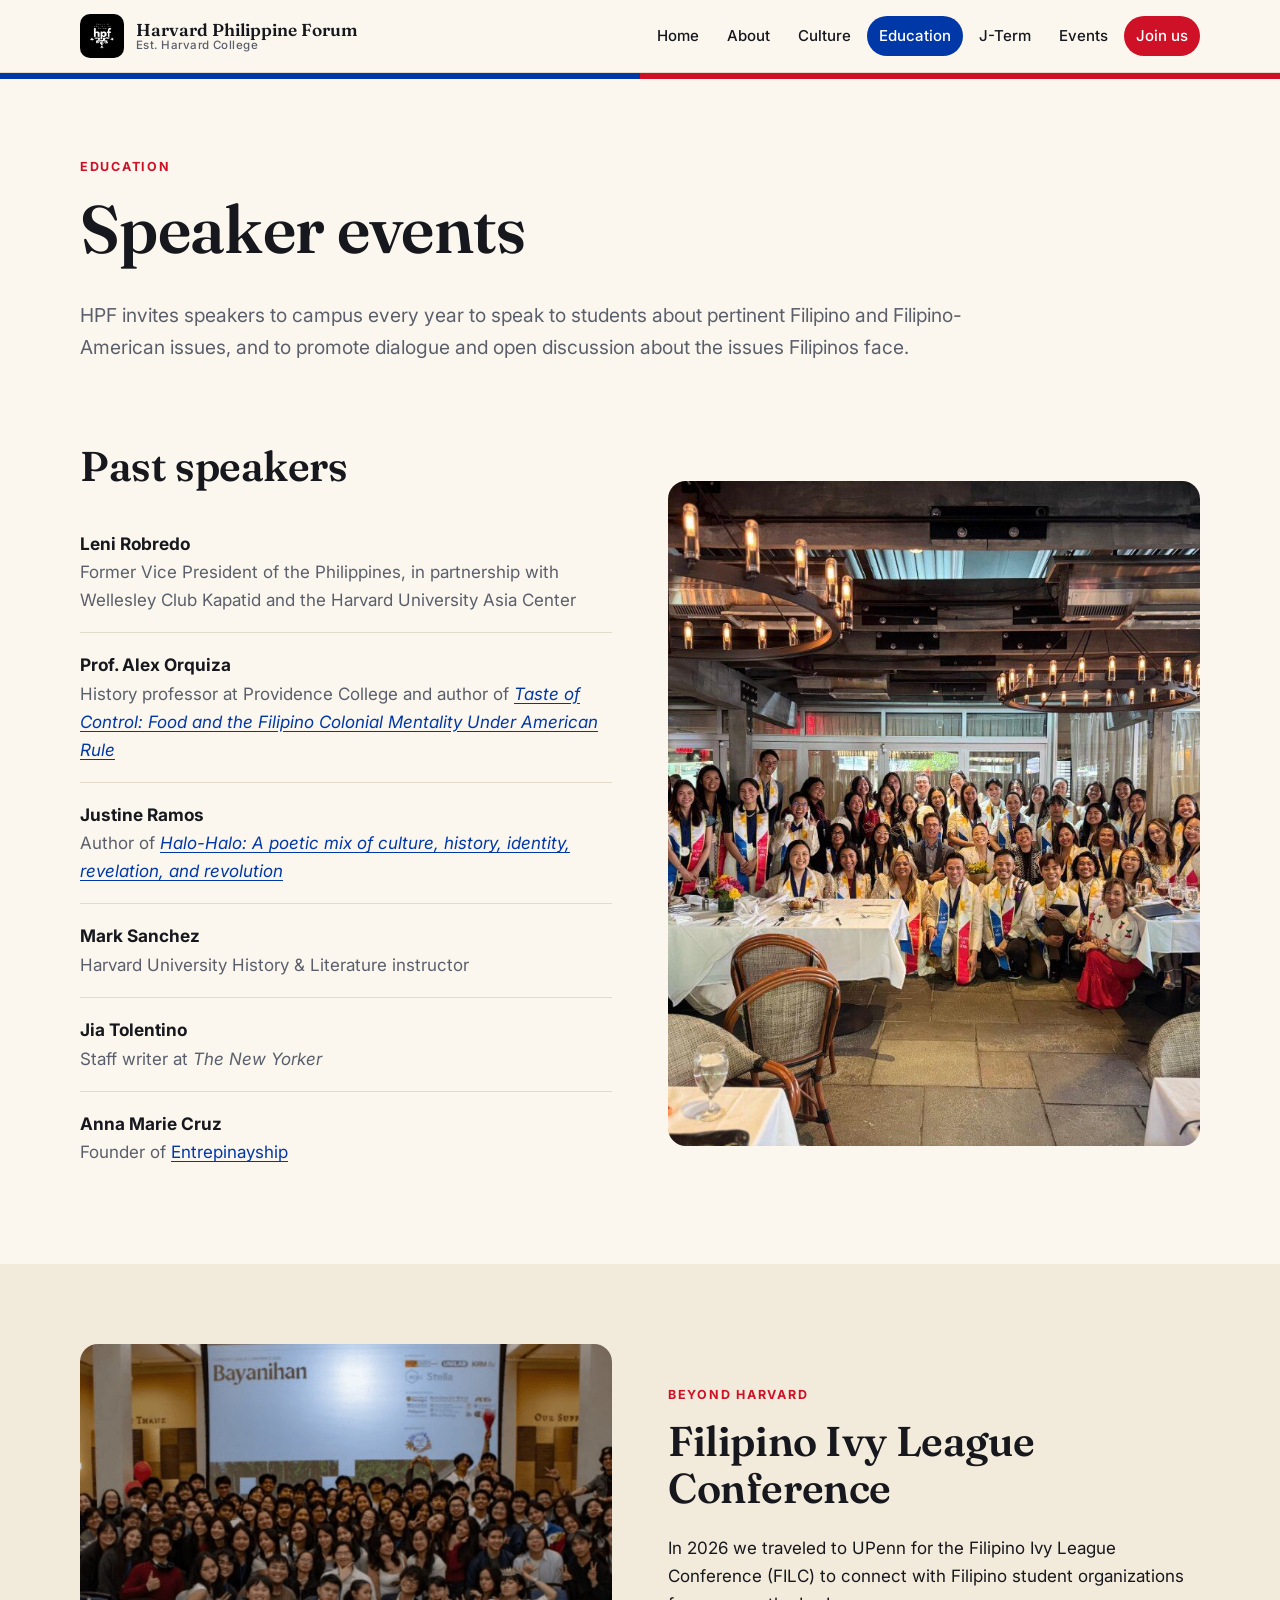
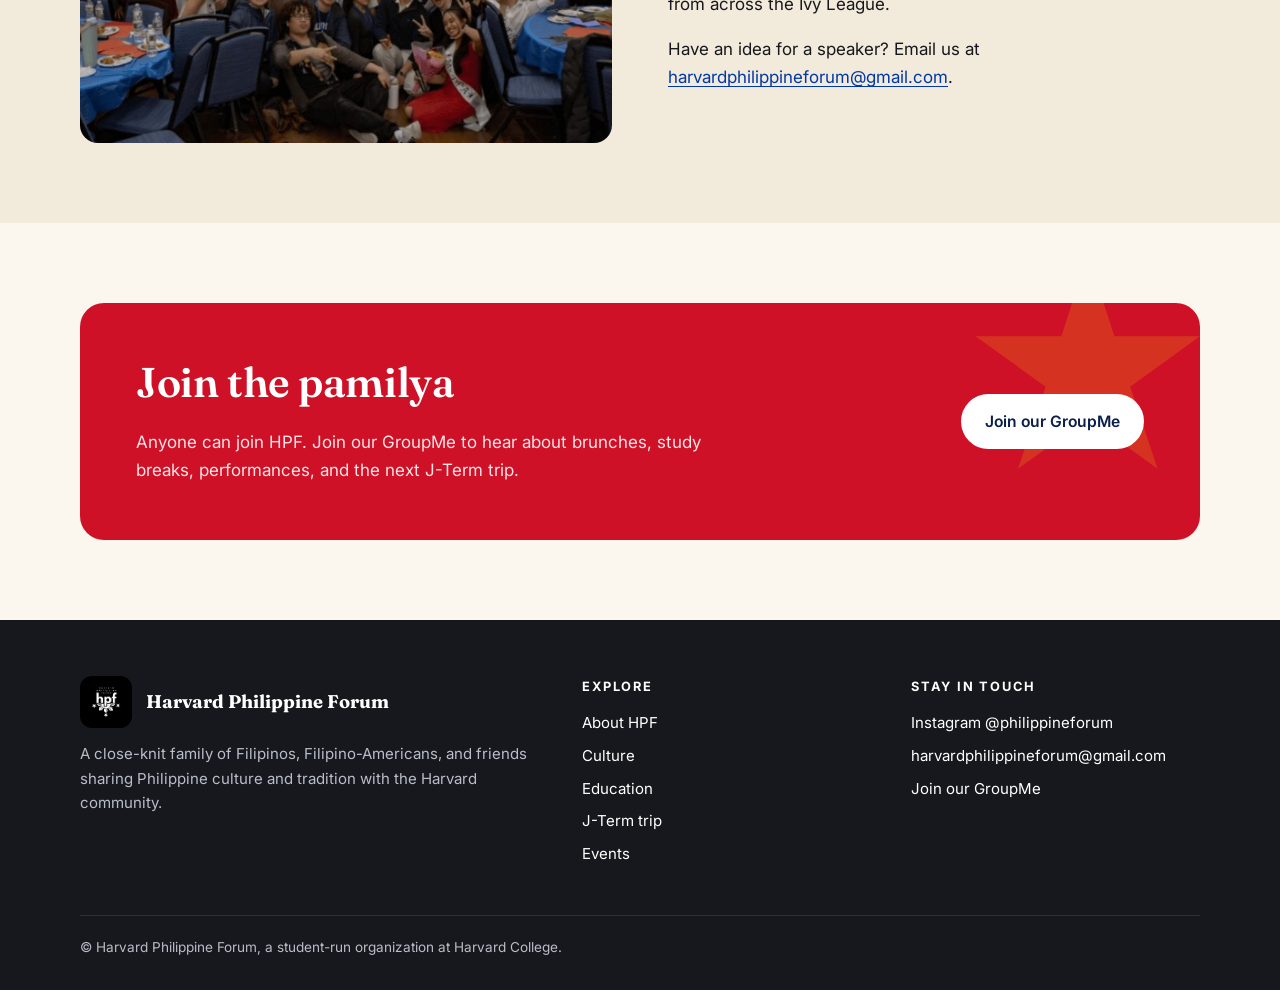
<file: education.html>
<!doctype html>
<html lang="en">
<head>
  <meta charset="utf-8">
  <meta name="viewport" content="width=device-width, initial-scale=1">
  <title>Education · Harvard Philippine Forum</title>
  <meta name="description" content="HPF invites speakers to campus every year to speak about Filipino and Filipino-American issues.">
  <meta property="og:title" content="Education · Harvard Philippine Forum">
  <meta property="og:description" content="HPF invites speakers to campus every year to speak about Filipino and Filipino-American issues.">
  <meta property="og:image" content="assets/img/community-flag-group.jpg">
  <link rel="icon" type="image/png" href="assets/img/logo.png">
  <link rel="preconnect" href="https://fonts.googleapis.com">
  <link rel="preconnect" href="https://fonts.gstatic.com" crossorigin>
  <link href="https://fonts.googleapis.com/css2?family=Fraunces:opsz,wght@9..144,500;9..144,600&family=Inter:wght@400;500;600;700&display=swap" rel="stylesheet">
  <link rel="stylesheet" href="assets/css/style.css">
</head>
<body>
  <header class="site-header">
    <div class="wrap nav">
      <a class="brand" href="index.html">
        <img src="assets/img/logo.png" alt="HPF logo">
        <span>Harvard Philippine Forum<small>Est. Harvard College</small></span>
      </a>
      <nav aria-label="Main">
        <button class="menu-btn" aria-expanded="false" aria-controls="nav-links">Menu</button>
        <ul class="nav-links" id="nav-links">
          <li><a href="index.html">Home</a></li>
          <li><a href="about.html">About</a></li>
          <li><a href="culture.html">Culture</a></li>
          <li><a href="education.html" aria-current="page">Education</a></li>
          <li><a href="j-term.html">J-Term</a></li>
          <li><a href="events.html">Events</a></li>
          <li class="cta"><a href="get-involved.html">Join us</a></li>
        </ul>
      </nav>
    </div>
  </header>
  <div class="stripe" aria-hidden="true"></div>
  <main>
    <section class="page-hero">
      <div class="wrap">
        <span class="eyebrow">Education</span>
        <h1>Speaker events</h1>
        <p class="lead">HPF invites speakers to campus every year to speak to students about pertinent Filipino and Filipino-American issues, and to promote dialogue and open discussion about the issues Filipinos face.</p>
      </div>
    </section>

    <section class="section" style="padding-top:20px">
      <div class="wrap">
        <div class="split">
          <div>
            <h2>Past speakers</h2>
            <ul class="list">
              <li><strong>Leni Robredo</strong><span>Former Vice President of the Philippines, in partnership with Wellesley Club Kapatid and the Harvard University Asia Center</span></li><li><strong>Prof. Alex Orquiza</strong><span>History professor at Providence College and author of <a href="https://www.alexorquiza.com/book"><em>Taste of Control: Food and the Filipino Colonial Mentality Under American Rule</em></a></span></li><li><strong>Justine Ramos</strong><span>Author of <a href="https://www.amazon.com/Halo-Halo-culture-identity-revelation-revolution/dp/163676911X"><em>Halo-Halo: A poetic mix of culture, history, identity, revelation, and revolution</em></a></span></li><li><strong>Mark Sanchez</strong><span>Harvard University History &amp; Literature instructor</span></li><li><strong>Jia Tolentino</strong><span>Staff writer at <em>The New Yorker</em></span></li><li><strong>Anna Marie Cruz</strong><span>Founder of <a href="https://www.entrepinayship.com/">Entrepinayship</a></span></li>
            </ul>
          </div>
          <div class="photo tall"><img src="assets/img/culture-filc.jpg" alt="Students gathered at the Filipino Ivy League Conference" loading="lazy"></div>
        </div>
      </div>
    </section>

    <section class="section alt">
      <div class="wrap">
        <div class="split reverse">
          <div class="prose">
            <span class="eyebrow">Beyond Harvard</span>
            <h2>Filipino Ivy League Conference</h2>
            <p>In 2026 we traveled to UPenn for the Filipino Ivy League Conference (FILC) to connect with Filipino student organizations from across the Ivy League.</p>
            <p>Have an idea for a speaker? Email us at <a href="mailto:harvardphilippineforum@gmail.com">harvardphilippineforum@gmail.com</a>.</p>
          </div>
          <div class="photo"><img src="assets/img/culture-bayanihan.jpg" alt="Filipino students from across the Ivy League at FILC 2026" loading="lazy"></div>
        </div>
      </div>
    </section>

    <section class="section">
      <div class="wrap">
        <div class="cta-band">
          <div>
            <h2>Join the pamilya</h2>
            <p>Anyone can join HPF. Join our GroupMe to hear about brunches, study breaks, performances, and the next J-Term trip.</p>
          </div>
          <div class="btn-row">
            <a class="btn light" href="https://web.groupme.com/join_group/110206394/4R74dTps">Join our GroupMe</a>
          </div>
        </div>
      </div>
    </section>
  </main>
  <footer class="site-footer">
    <div class="wrap">
      <div class="footer-grid">
        <div>
          <div class="footer-brand">
            <img src="assets/img/logo.png" alt="">
            <strong>Harvard Philippine Forum</strong>
          </div>
          <p>A close-knit family of Filipinos, Filipino-Americans, and friends sharing Philippine culture and tradition with the Harvard community.</p>
        </div>
        <div>
          <h4>Explore</h4>
          <ul>
            <li><a href="about.html">About HPF</a></li>
            <li><a href="culture.html">Culture</a></li>
            <li><a href="education.html">Education</a></li>
            <li><a href="j-term.html">J-Term trip</a></li>
            <li><a href="events.html">Events</a></li>
          </ul>
        </div>
        <div>
          <h4>Stay in touch</h4>
          <ul>
            <li><a href="https://www.instagram.com/philippineforum/">Instagram @philippineforum</a></li>
            <li><a href="mailto:harvardphilippineforum@gmail.com">harvardphilippineforum@gmail.com</a></li>
            <li><a href="https://web.groupme.com/join_group/110206394/4R74dTps">Join our GroupMe</a></li>
          </ul>
        </div>
      </div>
      <div class="footer-bottom">© Harvard Philippine Forum, a student-run organization at Harvard College.</div>
    </div>
  </footer>
  <script src="assets/js/main.js"></script>
</body>
</html>
</file>
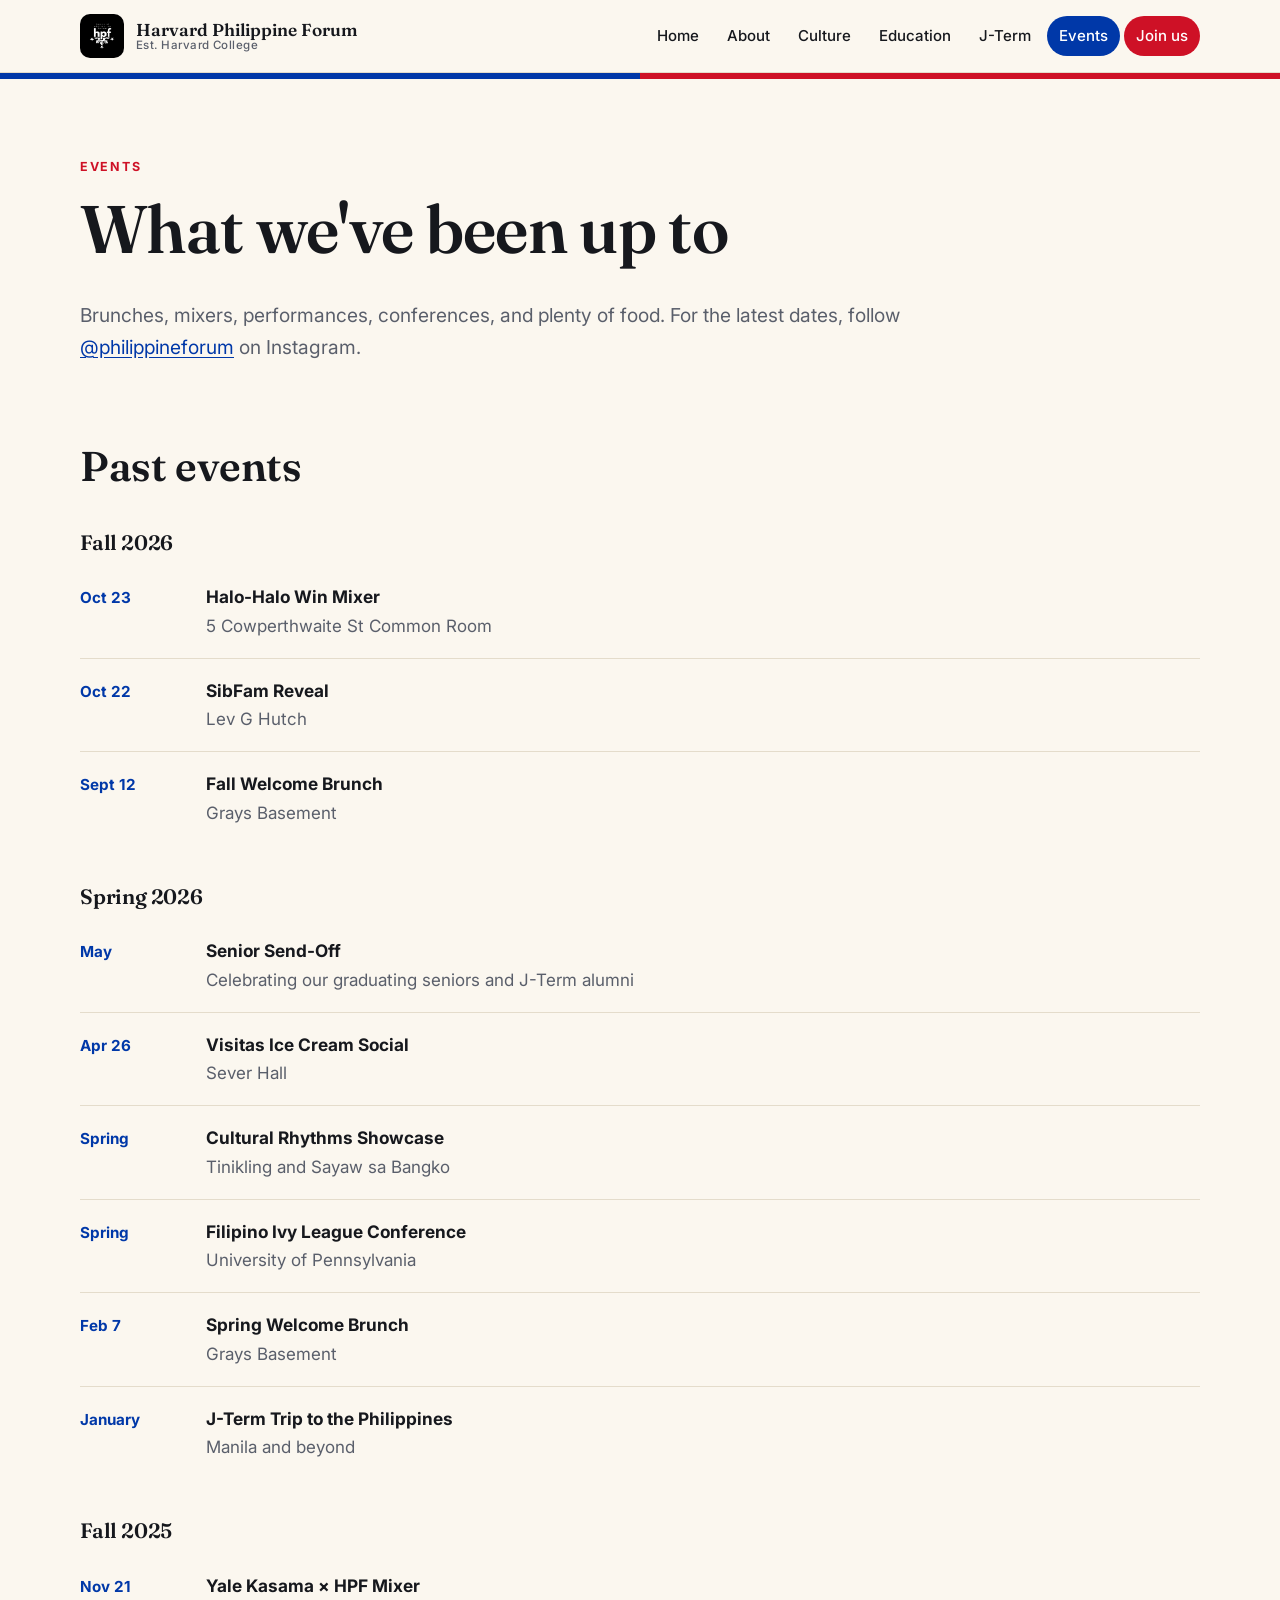
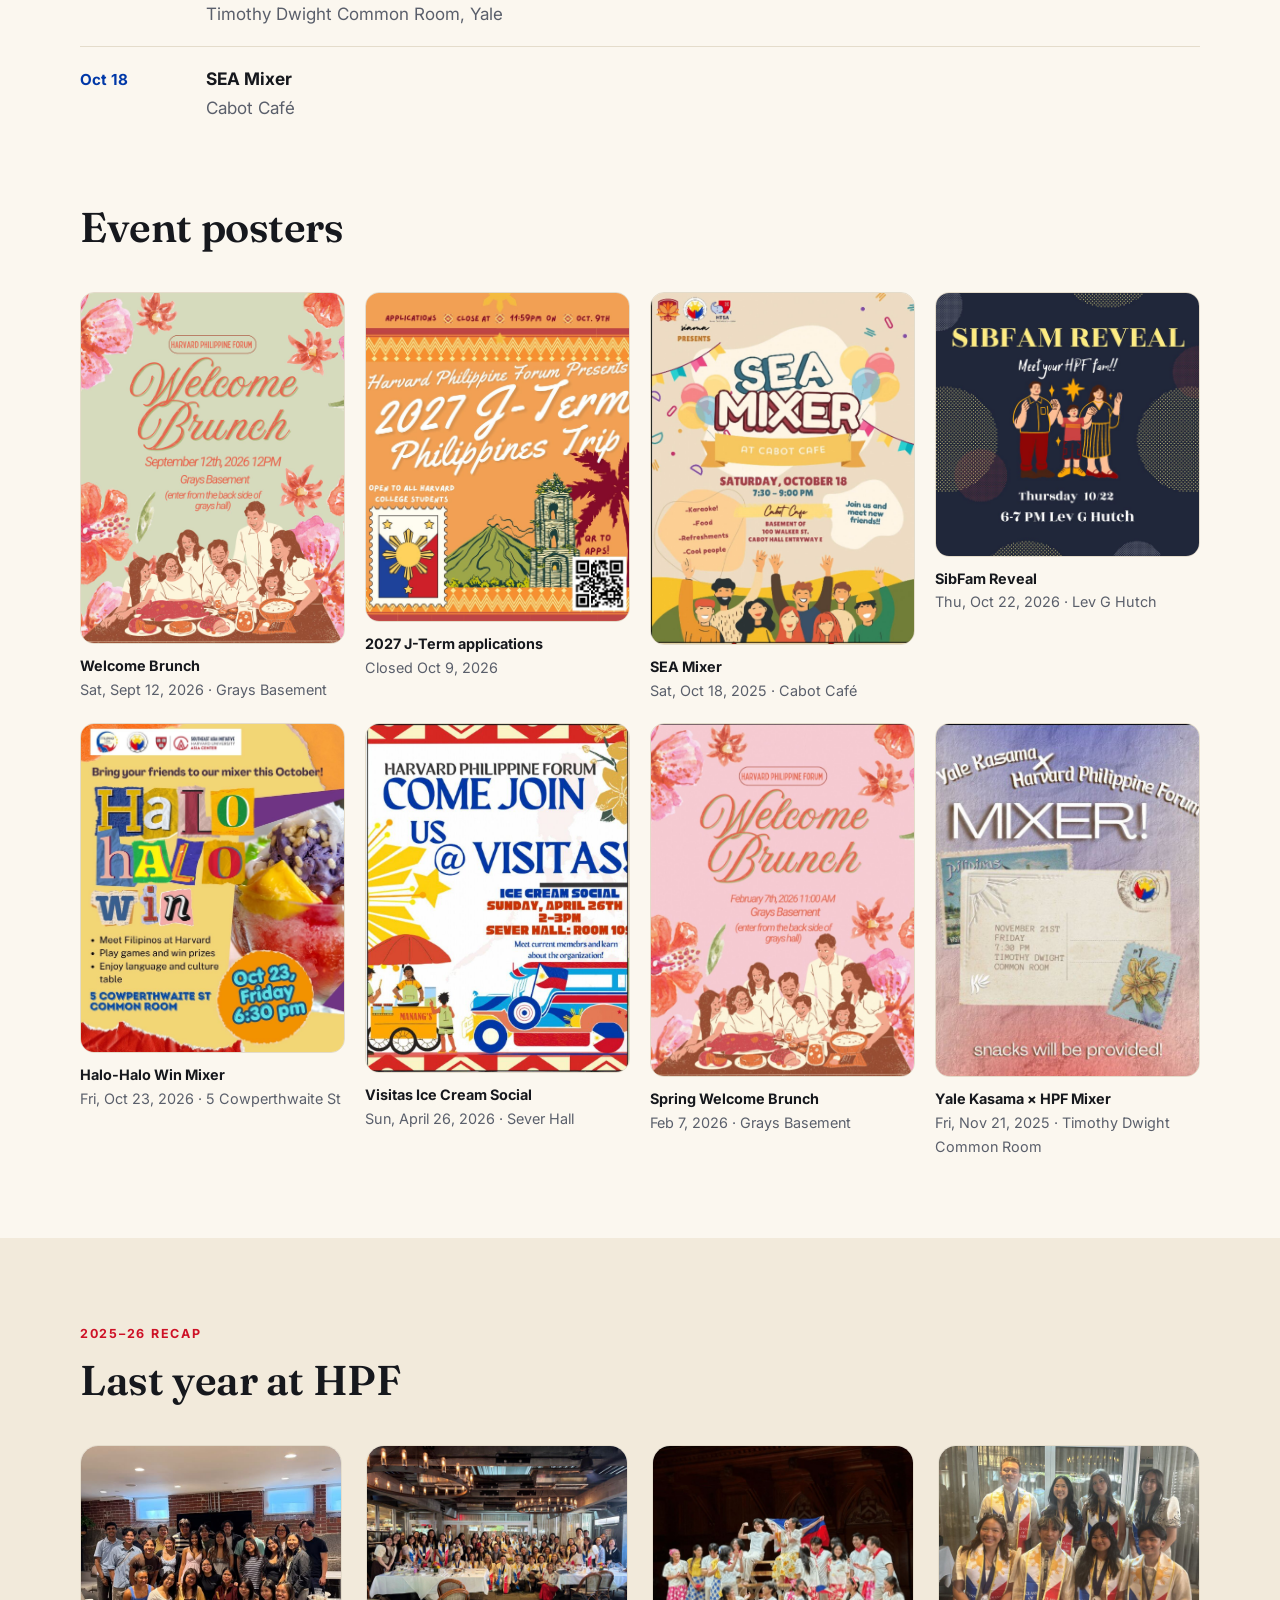
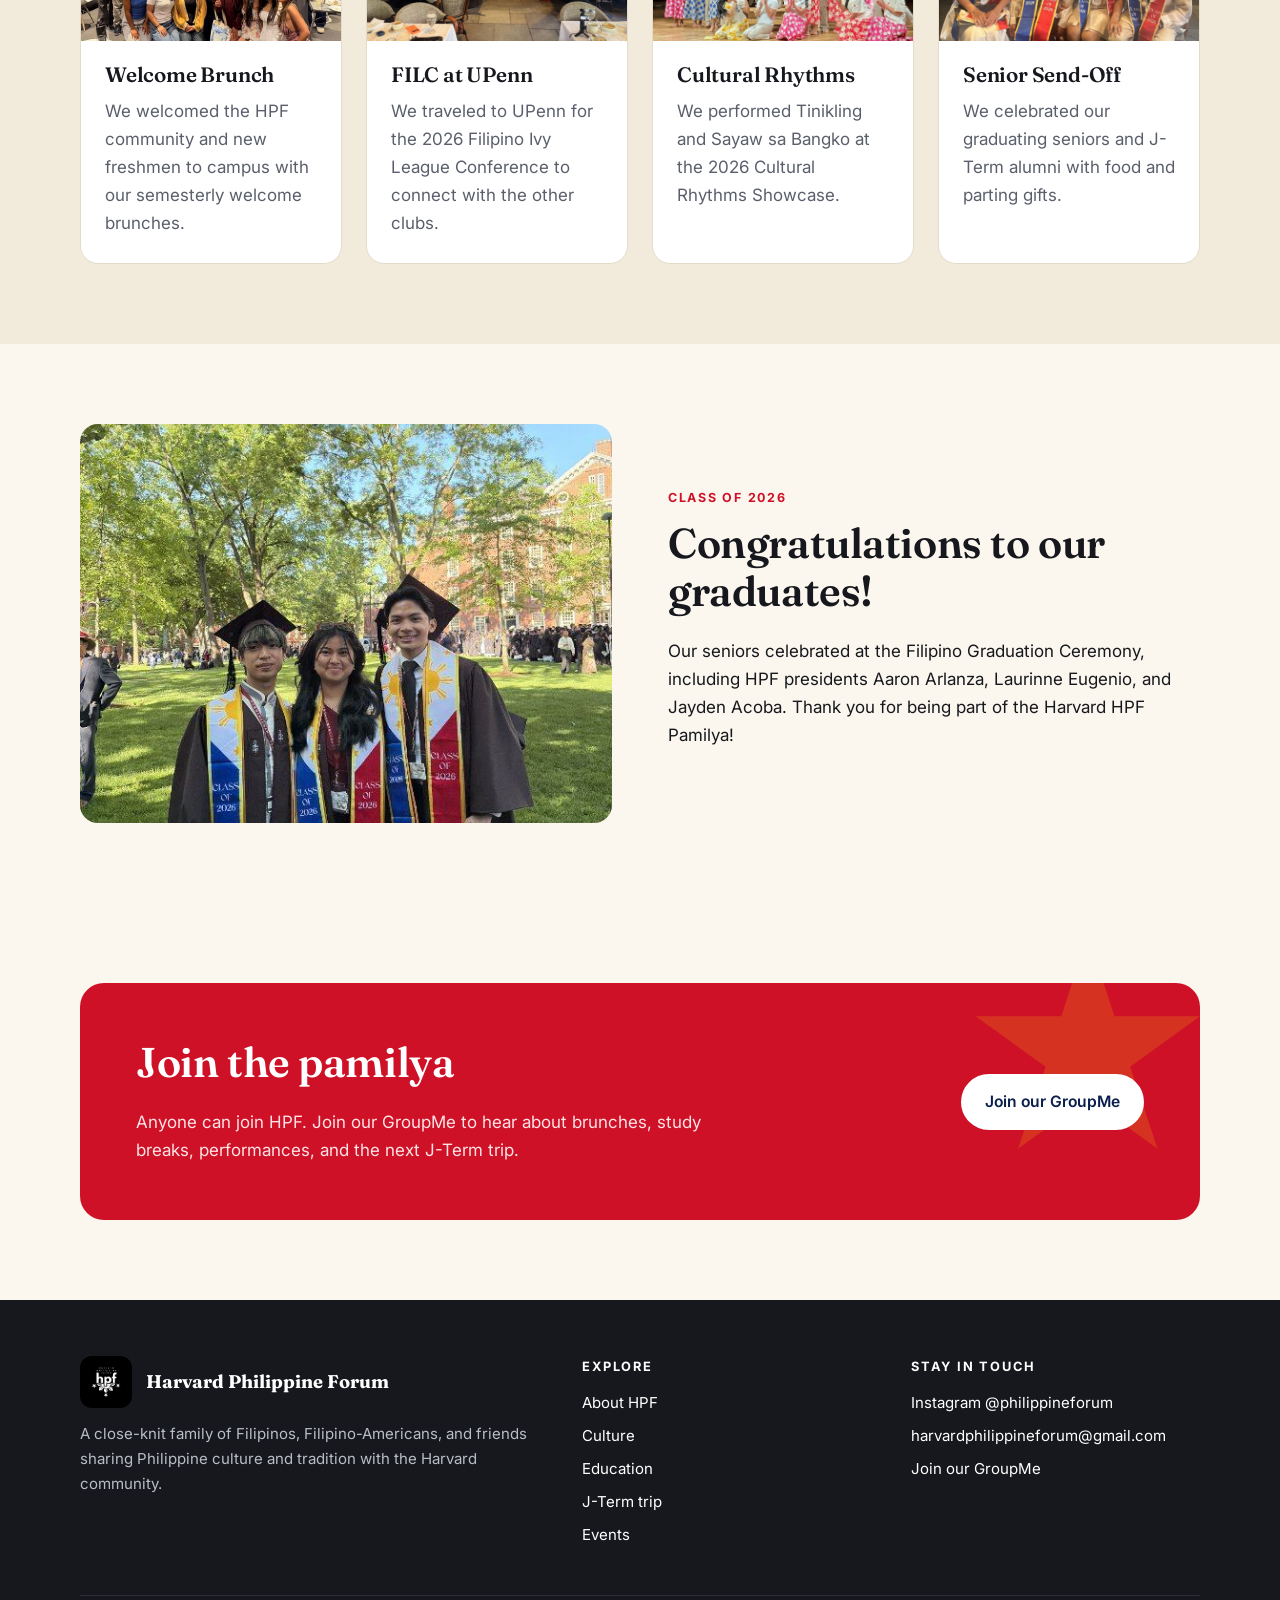
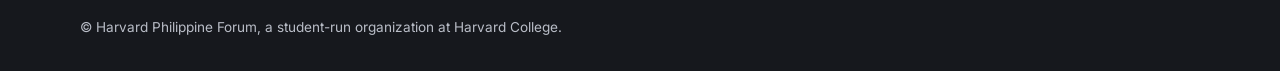
<file: events.html>
<!doctype html>
<html lang="en">
<head>
  <meta charset="utf-8">
  <meta name="viewport" content="width=device-width, initial-scale=1">
  <title>Events · Harvard Philippine Forum</title>
  <meta name="description" content="What HPF has been up to: welcome brunches, mixers, Cultural Rhythms, FILC, and the senior send-off.">
  <meta property="og:title" content="Events · Harvard Philippine Forum">
  <meta property="og:description" content="What HPF has been up to: welcome brunches, mixers, Cultural Rhythms, FILC, and the senior send-off.">
  <meta property="og:image" content="assets/img/community-flag-group.jpg">
  <link rel="icon" type="image/png" href="assets/img/logo.png">
  <link rel="preconnect" href="https://fonts.googleapis.com">
  <link rel="preconnect" href="https://fonts.gstatic.com" crossorigin>
  <link href="https://fonts.googleapis.com/css2?family=Fraunces:opsz,wght@9..144,500;9..144,600&family=Inter:wght@400;500;600;700&display=swap" rel="stylesheet">
  <link rel="stylesheet" href="assets/css/style.css">
</head>
<body>
  <header class="site-header">
    <div class="wrap nav">
      <a class="brand" href="index.html">
        <img src="assets/img/logo.png" alt="HPF logo">
        <span>Harvard Philippine Forum<small>Est. Harvard College</small></span>
      </a>
      <nav aria-label="Main">
        <button class="menu-btn" aria-expanded="false" aria-controls="nav-links">Menu</button>
        <ul class="nav-links" id="nav-links">
          <li><a href="index.html">Home</a></li>
          <li><a href="about.html">About</a></li>
          <li><a href="culture.html">Culture</a></li>
          <li><a href="education.html">Education</a></li>
          <li><a href="j-term.html">J-Term</a></li>
          <li><a href="events.html" aria-current="page">Events</a></li>
          <li class="cta"><a href="get-involved.html">Join us</a></li>
        </ul>
      </nav>
    </div>
  </header>
  <div class="stripe" aria-hidden="true"></div>
  <main>
    <section class="page-hero">
      <div class="wrap">
        <span class="eyebrow">Events</span>
        <h1>What we've been up to</h1>
        <p class="lead">Brunches, mixers, performances, conferences, and plenty of food. For the latest dates, follow <a href="https://www.instagram.com/philippineforum/">@philippineforum</a> on Instagram.</p>
      </div>
    </section>

    <section class="section" style="padding-top:20px">
      <div class="wrap">
        <h2>Past events</h2>
        <h3 class="mt-40">Fall 2026</h3>
        <ul class="list events-list"><li><time>Oct 23</time><div><strong>Halo-Halo Win Mixer</strong><span>5 Cowperthwaite St Common Room</span></div></li><li><time>Oct 22</time><div><strong>SibFam Reveal</strong><span>Lev G Hutch</span></div></li><li><time>Sept 12</time><div><strong>Fall Welcome Brunch</strong><span>Grays Basement</span></div></li></ul>
        <h3 class="mt-40">Spring 2026</h3>
        <ul class="list events-list"><li><time>May</time><div><strong>Senior Send-Off</strong><span>Celebrating our graduating seniors and J-Term alumni</span></div></li><li><time>Apr 26</time><div><strong>Visitas Ice Cream Social</strong><span>Sever Hall</span></div></li><li><time>Spring</time><div><strong>Cultural Rhythms Showcase</strong><span>Tinikling and Sayaw sa Bangko</span></div></li><li><time>Spring</time><div><strong>Filipino Ivy League Conference</strong><span>University of Pennsylvania</span></div></li><li><time>Feb 7</time><div><strong>Spring Welcome Brunch</strong><span>Grays Basement</span></div></li><li><time>January</time><div><strong>J-Term Trip to the Philippines</strong><span>Manila and beyond</span></div></li></ul>
        <h3 class="mt-40">Fall 2025</h3>
        <ul class="list events-list"><li><time>Nov 21</time><div><strong>Yale Kasama × HPF Mixer</strong><span>Timothy Dwight Common Room, Yale</span></div></li><li><time>Oct 18</time><div><strong>SEA Mixer</strong><span>Cabot Café</span></div></li></ul>
        <h2 class="mt-40" style="padding-top:24px">Event posters</h2>
        <div class="posters mt-40"><figure><img src="assets/img/poster-welcome-brunch-sep.jpg" alt="Event poster: Welcome Brunch" loading="lazy"><figcaption><strong>Welcome Brunch</strong>Sat, Sept 12, 2026 · Grays Basement</figcaption></figure><figure><img src="assets/img/poster-jterm-2027.jpg" alt="Event poster: 2027 J-Term applications" loading="lazy"><figcaption><strong>2027 J-Term applications</strong>Closed Oct 9, 2026</figcaption></figure><figure><img src="assets/img/poster-sea-mixer.jpg" alt="Event poster: SEA Mixer" loading="lazy"><figcaption><strong>SEA Mixer</strong>Sat, Oct 18, 2025 · Cabot Café</figcaption></figure><figure><img src="assets/img/poster-sibfam-reveal.jpg" alt="Event poster: SibFam Reveal" loading="lazy"><figcaption><strong>SibFam Reveal</strong>Thu, Oct 22, 2026 · Lev G Hutch</figcaption></figure><figure><img src="assets/img/poster-halo-halo.jpg" alt="Event poster: Halo-Halo Win Mixer" loading="lazy"><figcaption><strong>Halo-Halo Win Mixer</strong>Fri, Oct 23, 2026 · 5 Cowperthwaite St</figcaption></figure><figure><img src="assets/img/poster-visitas.jpg" alt="Event poster: Visitas Ice Cream Social" loading="lazy"><figcaption><strong>Visitas Ice Cream Social</strong>Sun, April 26, 2026 · Sever Hall</figcaption></figure><figure><img src="assets/img/poster-welcome-brunch-feb.jpg" alt="Event poster: Spring Welcome Brunch" loading="lazy"><figcaption><strong>Spring Welcome Brunch</strong>Feb 7, 2026 · Grays Basement</figcaption></figure><figure><img src="assets/img/poster-yale-mixer.jpg" alt="Event poster: Yale Kasama × HPF Mixer" loading="lazy"><figcaption><strong>Yale Kasama × HPF Mixer</strong>Fri, Nov 21, 2025 · Timothy Dwight Common Room</figcaption></figure></div>
      </div>
    </section>

    <section class="section alt">
      <div class="wrap">
        <span class="eyebrow">2025–26 recap</span>
        <h2>Last year at HPF</h2>
        <div class="grid four mt-40">
          <div class="card"><div class="img"><img src="assets/img/community-group-hall.jpg" alt="Members at a welcome brunch" loading="lazy"></div><div class="body"><h3>Welcome Brunch</h3><p>We welcomed the HPF community and new freshmen to campus with our semesterly welcome brunches.</p></div></div>
          <div class="card"><div class="img"><img src="assets/img/culture-filc.jpg" alt="Students at the FILC conference" loading="lazy"></div><div class="body"><h3>FILC at UPenn</h3><p>We traveled to UPenn for the 2026 Filipino Ivy League Conference to connect with the other clubs.</p></div></div>
          <div class="card"><div class="img"><img src="assets/img/culture-tinikling.jpg" alt="HPF performing at Cultural Rhythms" loading="lazy"></div><div class="body"><h3>Cultural Rhythms</h3><p>We performed Tinikling and Sayaw sa Bangko at the 2026 Cultural Rhythms Showcase.</p></div></div>
          <div class="card"><div class="img"><img src="assets/img/grads-sashes.jpg" alt="Graduating seniors wearing Filipino graduation sashes" loading="lazy"></div><div class="body"><h3>Senior Send-Off</h3><p>We celebrated our graduating seniors and J-Term alumni with food and parting gifts.</p></div></div>
        </div>
      </div>
    </section>

    <section class="section">
      <div class="wrap">
        <div class="split">
          <div class="photo"><img src="assets/img/grads-commencement.jpg" alt="HPF seniors at commencement in caps and gowns" loading="lazy"></div>
          <div class="prose">
            <span class="eyebrow">Class of 2026</span>
            <h2>Congratulations to our graduates!</h2>
            <p>Our seniors celebrated at the Filipino Graduation Ceremony, including HPF presidents Aaron Arlanza, Laurinne Eugenio, and Jayden Acoba. Thank you for being part of the Harvard HPF Pamilya!</p>
          </div>
        </div>
      </div>
    </section>

    <section class="section">
      <div class="wrap">
        <div class="cta-band">
          <div>
            <h2>Join the pamilya</h2>
            <p>Anyone can join HPF. Join our GroupMe to hear about brunches, study breaks, performances, and the next J-Term trip.</p>
          </div>
          <div class="btn-row">
            <a class="btn light" href="https://web.groupme.com/join_group/110206394/4R74dTps">Join our GroupMe</a>
          </div>
        </div>
      </div>
    </section>
  </main>
  <footer class="site-footer">
    <div class="wrap">
      <div class="footer-grid">
        <div>
          <div class="footer-brand">
            <img src="assets/img/logo.png" alt="">
            <strong>Harvard Philippine Forum</strong>
          </div>
          <p>A close-knit family of Filipinos, Filipino-Americans, and friends sharing Philippine culture and tradition with the Harvard community.</p>
        </div>
        <div>
          <h4>Explore</h4>
          <ul>
            <li><a href="about.html">About HPF</a></li>
            <li><a href="culture.html">Culture</a></li>
            <li><a href="education.html">Education</a></li>
            <li><a href="j-term.html">J-Term trip</a></li>
            <li><a href="events.html">Events</a></li>
          </ul>
        </div>
        <div>
          <h4>Stay in touch</h4>
          <ul>
            <li><a href="https://www.instagram.com/philippineforum/">Instagram @philippineforum</a></li>
            <li><a href="mailto:harvardphilippineforum@gmail.com">harvardphilippineforum@gmail.com</a></li>
            <li><a href="https://web.groupme.com/join_group/110206394/4R74dTps">Join our GroupMe</a></li>
          </ul>
        </div>
      </div>
      <div class="footer-bottom">© Harvard Philippine Forum, a student-run organization at Harvard College.</div>
    </div>
  </footer>
  <script src="assets/js/main.js"></script>
</body>
</html>
</file>
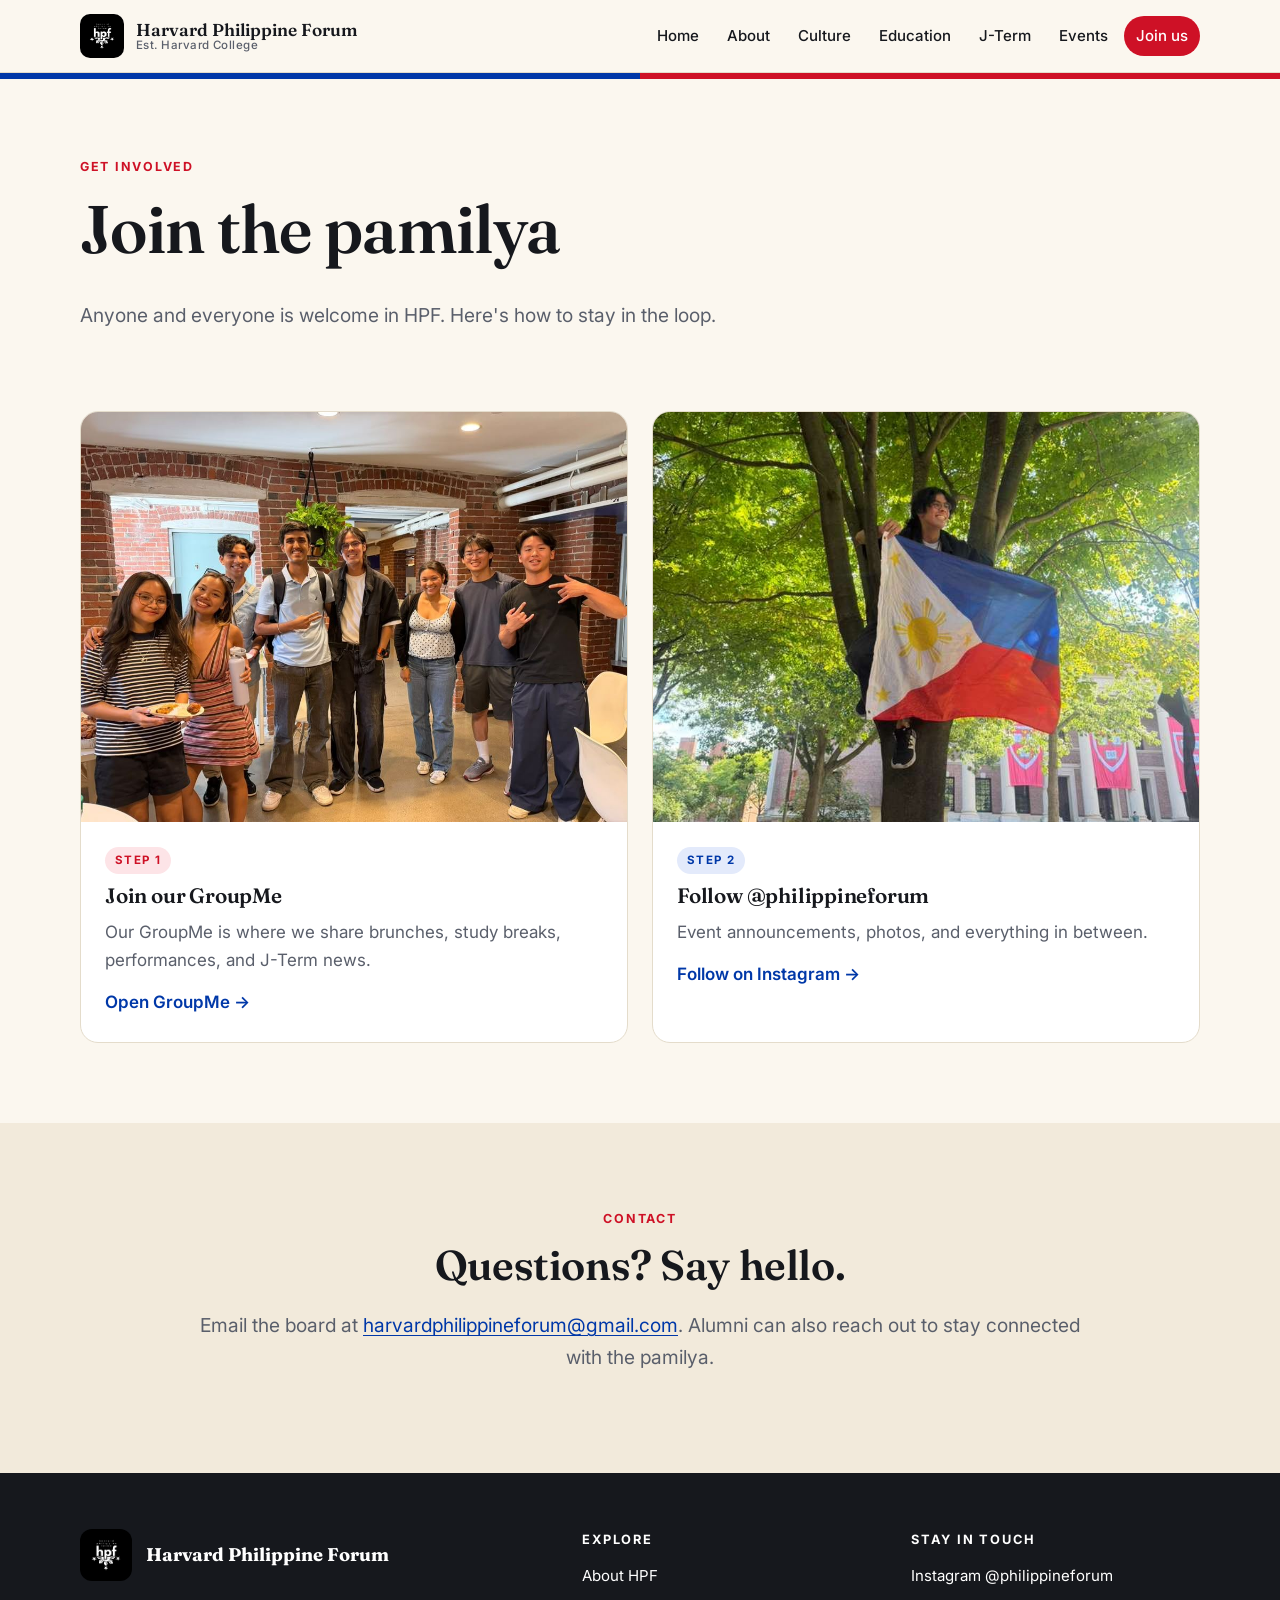
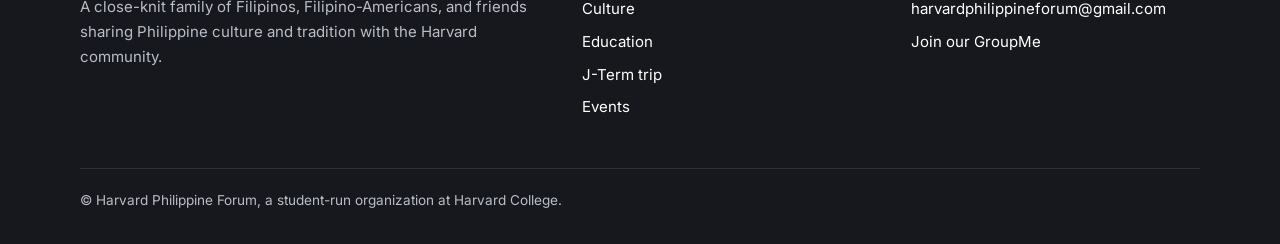
<file: get-involved.html>
<!doctype html>
<html lang="en">
<head>
  <meta charset="utf-8">
  <meta name="viewport" content="width=device-width, initial-scale=1">
  <title>Get Involved · Harvard Philippine Forum</title>
  <meta name="description" content="Join the Harvard Philippine Forum: join our GroupMe and follow us on Instagram.">
  <meta property="og:title" content="Get Involved · Harvard Philippine Forum">
  <meta property="og:description" content="Join the Harvard Philippine Forum: join our GroupMe and follow us on Instagram.">
  <meta property="og:image" content="assets/img/community-flag-group.jpg">
  <link rel="icon" type="image/png" href="assets/img/logo.png">
  <link rel="preconnect" href="https://fonts.googleapis.com">
  <link rel="preconnect" href="https://fonts.gstatic.com" crossorigin>
  <link href="https://fonts.googleapis.com/css2?family=Fraunces:opsz,wght@9..144,500;9..144,600&family=Inter:wght@400;500;600;700&display=swap" rel="stylesheet">
  <link rel="stylesheet" href="assets/css/style.css">
</head>
<body>
  <header class="site-header">
    <div class="wrap nav">
      <a class="brand" href="index.html">
        <img src="assets/img/logo.png" alt="HPF logo">
        <span>Harvard Philippine Forum<small>Est. Harvard College</small></span>
      </a>
      <nav aria-label="Main">
        <button class="menu-btn" aria-expanded="false" aria-controls="nav-links">Menu</button>
        <ul class="nav-links" id="nav-links">
          <li><a href="index.html">Home</a></li>
          <li><a href="about.html">About</a></li>
          <li><a href="culture.html">Culture</a></li>
          <li><a href="education.html">Education</a></li>
          <li><a href="j-term.html">J-Term</a></li>
          <li><a href="events.html">Events</a></li>
          <li class="cta"><a href="get-involved.html" aria-current="page">Join us</a></li>
        </ul>
      </nav>
    </div>
  </header>
  <div class="stripe" aria-hidden="true"></div>
  <main>
    <section class="page-hero">
      <div class="wrap">
        <span class="eyebrow">Get involved</span>
        <h1>Join the pamilya</h1>
        <p class="lead">Anyone and everyone is welcome in HPF. Here's how to stay in the loop.</p>
      </div>
    </section>

    <section class="section" style="padding-top:20px">
      <div class="wrap">
        <div class="grid two">
          <a class="card" href="https://web.groupme.com/join_group/110206394/4R74dTps">
            <div class="img"><img src="assets/img/community-friends.jpg" alt="Friends at an HPF social" loading="lazy"></div>
            <div class="body"><span class="tag red">Step 1</span><h3>Join our GroupMe</h3><p>Our GroupMe is where we share brunches, study breaks, performances, and J-Term news.</p><span class="more">Open GroupMe →</span></div>
          </a>
          <a class="card" href="https://www.instagram.com/philippineforum/">
            <div class="img"><img src="assets/img/community-flag-tree.jpg" alt="The Philippine flag in Harvard Yard" loading="lazy"></div>
            <div class="body"><span class="tag blue">Step 2</span><h3>Follow @philippineforum</h3><p>Event announcements, photos, and everything in between.</p><span class="more">Follow on Instagram →</span></div>
          </a>
        </div>
      </div>
    </section>

    <section class="section alt">
      <div class="wrap center">
        <span class="eyebrow">Contact</span>
        <h2>Questions? Say hello.</h2>
        <p class="lead">Email the board at <a href="mailto:harvardphilippineforum@gmail.com">harvardphilippineforum@gmail.com</a>. Alumni can also reach out to stay connected with the pamilya.</p>
      </div>
    </section>
  </main>
  <footer class="site-footer">
    <div class="wrap">
      <div class="footer-grid">
        <div>
          <div class="footer-brand">
            <img src="assets/img/logo.png" alt="">
            <strong>Harvard Philippine Forum</strong>
          </div>
          <p>A close-knit family of Filipinos, Filipino-Americans, and friends sharing Philippine culture and tradition with the Harvard community.</p>
        </div>
        <div>
          <h4>Explore</h4>
          <ul>
            <li><a href="about.html">About HPF</a></li>
            <li><a href="culture.html">Culture</a></li>
            <li><a href="education.html">Education</a></li>
            <li><a href="j-term.html">J-Term trip</a></li>
            <li><a href="events.html">Events</a></li>
          </ul>
        </div>
        <div>
          <h4>Stay in touch</h4>
          <ul>
            <li><a href="https://www.instagram.com/philippineforum/">Instagram @philippineforum</a></li>
            <li><a href="mailto:harvardphilippineforum@gmail.com">harvardphilippineforum@gmail.com</a></li>
            <li><a href="https://web.groupme.com/join_group/110206394/4R74dTps">Join our GroupMe</a></li>
          </ul>
        </div>
      </div>
      <div class="footer-bottom">© Harvard Philippine Forum, a student-run organization at Harvard College.</div>
    </div>
  </footer>
  <script src="assets/js/main.js"></script>
</body>
</html>
</file>
<file: assets/css/style.css>
:root {
  --blue: #0038a8;
  --blue-deep: #0b1f4d;
  --red: #ce1126;
  --gold: #f6c90e;
  --cream: #fbf7ef;
  --sand: #f2eadb;
  --ink: #16181d;
  --muted: #5a5f6b;
  --line: #e4dccb;
  --radius: 18px;
  --max: 1160px;
  --serif: "Fraunces", Georgia, serif;
  --sans: "Inter", system-ui, -apple-system, "Segoe UI", sans-serif;
}

*, *::before, *::after { box-sizing: border-box; }
html { scroll-behavior: smooth; }
body {
  margin: 0;
  font-family: var(--sans);
  font-size: 17px;
  line-height: 1.65;
  color: var(--ink);
  background: var(--cream);
  -webkit-font-smoothing: antialiased;
}
img { max-width: 100%; display: block; }
a { color: var(--blue); text-underline-offset: 3px; }
a:hover { color: var(--red); }
h1, h2, h3 { font-family: var(--serif); line-height: 1.15; margin: 0 0 .5em; letter-spacing: -.01em; }
h1 { font-size: clamp(2.4rem, 6vw, 4.2rem); font-weight: 600; }
h2 { font-size: clamp(1.8rem, 3.6vw, 2.6rem); font-weight: 600; }
h3 { font-size: 1.3rem; font-weight: 600; }
p { margin: 0 0 1em; }

.wrap { width: 100%; max-width: var(--max); margin: 0 auto; padding: 0 20px; }
.section { padding: 80px 0; }
.section.alt { background: var(--sand); }
.section.dark { background: var(--blue-deep); color: #fff; }
.section.dark a:not(.btn) { color: var(--gold); }
.eyebrow {
  display: inline-block;
  font-size: .78rem;
  font-weight: 700;
  letter-spacing: .14em;
  text-transform: uppercase;
  color: var(--red);
  margin-bottom: 12px;
}
.dark .eyebrow { color: var(--gold); }
.lead { font-size: 1.2rem; color: var(--muted); max-width: 46em; }
.dark .lead { color: #c9d3ec; }

/* Sun-ray divider: three stars from the flag */
.stars { display: flex; gap: 10px; color: var(--gold); font-size: 1.1rem; margin: 0 0 18px; }

/* Header */
.site-header {
  position: sticky; top: 0; z-index: 50;
  background: rgba(251, 247, 239, .92);
  backdrop-filter: blur(10px);
  border-bottom: 1px solid var(--line);
}
.nav { display: flex; align-items: center; justify-content: space-between; height: 72px; }
.brand { display: flex; align-items: center; gap: 12px; text-decoration: none; color: var(--ink); }
.brand img { width: 44px; height: 44px; border-radius: 10px; }
.brand span { font-family: var(--serif); font-weight: 600; font-size: 1.08rem; line-height: 1.1; }
.brand small { display: block; font-family: var(--sans); font-size: .72rem; color: var(--muted); font-weight: 500; letter-spacing: .04em; }
.nav-links { display: flex; gap: 4px; list-style: none; margin: 0; padding: 0; }
.nav-links a {
  display: block; padding: 8px 12px; border-radius: 999px;
  font-size: .94rem; font-weight: 500; color: var(--ink); text-decoration: none;
}
.nav-links a:hover { background: var(--sand); color: var(--ink); }
.nav-links a[aria-current="page"] { background: var(--blue); color: #fff; }
.nav-links .cta a { background: var(--red); color: #fff; }
.nav-links .cta a:hover { background: #a90e1f; }
.menu-btn {
  display: none; background: none; border: 1px solid var(--line); border-radius: 10px;
  padding: 8px 12px; font: inherit; font-weight: 600; cursor: pointer; color: var(--ink);
}

@media (max-width: 920px) {
  .menu-btn { display: block; }
  .nav-links {
    display: none; position: absolute; top: 72px; left: 0; right: 0;
    flex-direction: column; padding: 12px 20px 20px; gap: 2px;
    background: var(--cream); border-bottom: 1px solid var(--line);
  }
  .nav-links.open { display: flex; }
  .nav-links a { padding: 12px 14px; }
}

/* Buttons */
.btn {
  display: inline-flex; align-items: center; gap: 8px;
  padding: 13px 22px; border-radius: 999px;
  font-weight: 600; font-size: .98rem; text-decoration: none;
  background: var(--red); color: #fff; border: 2px solid var(--red);
  transition: transform .15s ease, background .15s ease;
}
.btn:hover { background: #a90e1f; border-color: #a90e1f; color: #fff; transform: translateY(-1px); }
.btn.secondary { background: transparent; color: var(--ink); border-color: var(--ink); }
.btn.secondary:hover { background: var(--ink); color: #fff; }
.btn.light { background: #fff; color: var(--blue-deep); border-color: #fff; }
.btn.light:hover { background: var(--gold); border-color: var(--gold); color: var(--blue-deep); }
.btn-row { display: flex; flex-wrap: wrap; gap: 12px; margin-top: 24px; }

/* Hero */
.hero { position: relative; min-height: 78vh; display: flex; align-items: flex-end; color: #fff; overflow: hidden; }
.hero img.bg { position: absolute; inset: 0; width: 100%; height: 100%; object-fit: cover; }
.hero::after {
  content: ""; position: absolute; inset: 0;
  background: linear-gradient(180deg, rgba(11,31,77,.15) 0%, rgba(11,31,77,.55) 45%, rgba(11,31,77,.92) 100%);
}
.hero .wrap { position: relative; z-index: 1; padding-bottom: 72px; padding-top: 120px; }
.hero h1 { max-width: 14em; }
.hero p { font-size: 1.2rem; max-width: 36em; color: #eef1f8; }
.hero .eyebrow { color: var(--gold); }

.page-hero { padding: 72px 0 40px; }
.page-hero.with-image { padding-bottom: 0; }
.page-hero .banner {
  margin-top: 40px; border-radius: var(--radius); overflow: hidden; aspect-ratio: 21 / 9;
}
.page-hero .banner img { width: 100%; height: 100%; object-fit: cover; }

/* Flag stripe */
.stripe { height: 6px; background: linear-gradient(90deg, var(--blue) 0 50%, var(--red) 50% 100%); }

/* Grids and cards */
.grid { display: grid; gap: 24px; }
.grid.three { grid-template-columns: repeat(3, 1fr); }
.grid.two { grid-template-columns: repeat(2, 1fr); }
.grid.four { grid-template-columns: repeat(4, 1fr); }
@media (max-width: 900px) {
  .grid.three, .grid.four { grid-template-columns: repeat(2, 1fr); }
}
@media (max-width: 620px) {
  .grid.three, .grid.two, .grid.four { grid-template-columns: 1fr; }
  .section { padding: 56px 0; }
}

.card {
  background: #fff; border-radius: var(--radius); overflow: hidden;
  border: 1px solid var(--line); display: flex; flex-direction: column;
  text-decoration: none; color: inherit;
  transition: transform .2s ease, box-shadow .2s ease;
}
a.card:hover { transform: translateY(-4px); box-shadow: 0 14px 34px rgba(11,31,77,.12); color: inherit; }
.card .img { aspect-ratio: 4 / 3; overflow: hidden; }
.card .img img { width: 100%; height: 100%; object-fit: cover; }
.card .body { padding: 22px 24px 26px; flex: 1; }
.card .body p { color: var(--muted); margin: 0; }
.card .more { display: inline-block; margin-top: 14px; font-weight: 600; color: var(--blue); }
.tag {
  display: inline-block; font-size: .72rem; font-weight: 700; letter-spacing: .12em;
  text-transform: uppercase; padding: 4px 10px; border-radius: 999px; margin-bottom: 10px;
}
.tag.blue { background: #e3eafb; color: var(--blue); }
.tag.red { background: #fde4e7; color: var(--red); }
.tag.gold { background: #fdf3c8; color: #7a5d00; }

/* Split layout */
.split { display: grid; grid-template-columns: 1fr 1fr; gap: 56px; align-items: center; }
.split.reverse > :first-child { order: 2; }
.split .photo { border-radius: var(--radius); overflow: hidden; aspect-ratio: 4 / 3; }
.split .photo.tall { aspect-ratio: 4 / 5; }
.split .photo img { width: 100%; height: 100%; object-fit: cover; }
@media (max-width: 860px) {
  .split { grid-template-columns: 1fr; gap: 32px; }
  .split.reverse > :first-child { order: 0; }
}

/* Photo mosaic */
.mosaic { display: grid; grid-template-columns: repeat(4, 1fr); grid-auto-rows: 200px; gap: 12px; }
.mosaic figure { margin: 0; border-radius: 14px; overflow: hidden; position: relative; }
.mosaic img { width: 100%; height: 100%; object-fit: cover; transition: transform .4s ease; }
.mosaic figure:hover img { transform: scale(1.04); }
.mosaic .wide { grid-column: span 2; }
.mosaic .tall { grid-row: span 2; }
.mosaic figcaption {
  position: absolute; left: 0; right: 0; bottom: 0; padding: 24px 12px 10px;
  font-size: .82rem; color: #fff; background: linear-gradient(transparent, rgba(0,0,0,.6));
}
@media (max-width: 760px) {
  .mosaic { grid-template-columns: repeat(2, 1fr); grid-auto-rows: 160px; }
}

/* Poster wall */
.posters { display: grid; grid-template-columns: repeat(auto-fill, minmax(220px, 1fr)); gap: 20px; }
.posters figure { margin: 0; }
.posters img { border-radius: 14px; border: 1px solid var(--line); width: 100%; height: auto; background: #fff; }
.posters figcaption { font-size: .9rem; margin-top: 10px; color: var(--muted); }
.posters figcaption strong { display: block; color: var(--ink); }

/* Lists */
.list { list-style: none; padding: 0; margin: 0; }
.list li { padding: 18px 0; border-bottom: 1px solid var(--line); }
.list li:last-child { border-bottom: 0; }
.list strong { display: block; font-size: 1.08rem; }
.list span { color: var(--muted); }

.pill-list { display: flex; flex-wrap: wrap; gap: 10px; list-style: none; padding: 0; margin: 0; }
.pill-list li { background: #fff; border: 1px solid var(--line); border-radius: 999px; padding: 8px 16px; font-size: .94rem; }

/* Board */
.board .card .img { aspect-ratio: 1 / 1; background: var(--sand); display: grid; place-items: center; }
.board .initials { font-family: var(--serif); font-size: 2.4rem; color: var(--blue); }
.notice {
  background: #fff8db; border: 1px solid #f1df8c; border-radius: 14px;
  padding: 16px 20px; font-size: .95rem; color: #5d4a00;
}

/* Stats strip */
.stats { display: grid; grid-template-columns: repeat(4, 1fr); gap: 24px; text-align: center; }
.stats b { display: block; font-family: var(--serif); font-size: 2.6rem; color: var(--gold); line-height: 1.1; }
.stats span { color: #c9d3ec; font-size: .95rem; }
@media (max-width: 700px) { .stats { grid-template-columns: repeat(2, 1fr); } }

/* Video links */
.videos { display: grid; grid-template-columns: repeat(3, 1fr); gap: 16px; }
.videos a { display: block; text-decoration: none; color: var(--ink); }
.videos img { border-radius: 12px; aspect-ratio: 16 / 9; object-fit: cover; width: 100%; }
.videos span { display: block; margin-top: 8px; font-weight: 600; font-size: .95rem; }
@media (max-width: 760px) { .videos { grid-template-columns: repeat(2, 1fr); } }

/* CTA band */
.cta-band {
  background: var(--red); color: #fff; border-radius: 24px; padding: 56px;
  display: grid; grid-template-columns: 1.4fr 1fr; gap: 32px; align-items: center;
  position: relative; overflow: hidden;
}
.cta-band::after {
  content: "★"; position: absolute; right: -20px; top: -60px; font-size: 260px;
  color: rgba(246, 201, 14, .18); line-height: 1;
}
.cta-band h2 { color: #fff; }
.cta-band p { color: #ffe3e6; margin: 0; }
.cta-band .btn-row { justify-content: flex-end; margin: 0; position: relative; z-index: 1; }
@media (max-width: 800px) {
  .cta-band { grid-template-columns: 1fr; padding: 36px 28px; }
  .cta-band .btn-row { justify-content: flex-start; }
}

/* Footer */
.site-footer { background: var(--ink); color: #b9bdc7; padding: 56px 0 32px; font-size: .94rem; }
.site-footer a { color: #fff; text-decoration: none; }
.site-footer a:hover { color: var(--gold); }
.footer-grid { display: grid; grid-template-columns: 1.6fr 1fr 1fr; gap: 40px; }
.footer-grid h4 { color: #fff; font-size: .8rem; letter-spacing: .14em; text-transform: uppercase; margin: 0 0 14px; }
.footer-grid ul { list-style: none; margin: 0; padding: 0; }
.footer-grid li { margin-bottom: 8px; }
.footer-brand { display: flex; gap: 14px; align-items: center; margin-bottom: 14px; }
.footer-brand img { width: 52px; height: 52px; border-radius: 12px; }
.footer-brand strong { color: #fff; font-family: var(--serif); font-size: 1.15rem; }
.footer-bottom { border-top: 1px solid #2c2f37; margin-top: 40px; padding-top: 20px; font-size: .85rem; }
@media (max-width: 760px) { .footer-grid { grid-template-columns: 1fr; gap: 28px; } }

.prose { max-width: 46em; }
.center { text-align: center; }
.center .lead { margin-left: auto; margin-right: auto; }
.mt-40 { margin-top: 40px; }

/* Board roles */
.board .card .img { aspect-ratio: 3 / 2; background: linear-gradient(135deg, #e3eafb, #fdf3c8); }
.board .card h3 { font-size: 1.12rem; margin-bottom: 6px; }
.board .card p { font-size: .9rem; }
.role { display: block; font-size: .74rem; font-weight: 700; letter-spacing: .1em; text-transform: uppercase; color: var(--red); margin-bottom: 6px; }

/* Past events list */
.events-list li { display: grid; grid-template-columns: 110px 1fr; gap: 16px; align-items: baseline; }
.events-list time { font-weight: 700; color: var(--blue); font-size: .95rem; }
</file>
